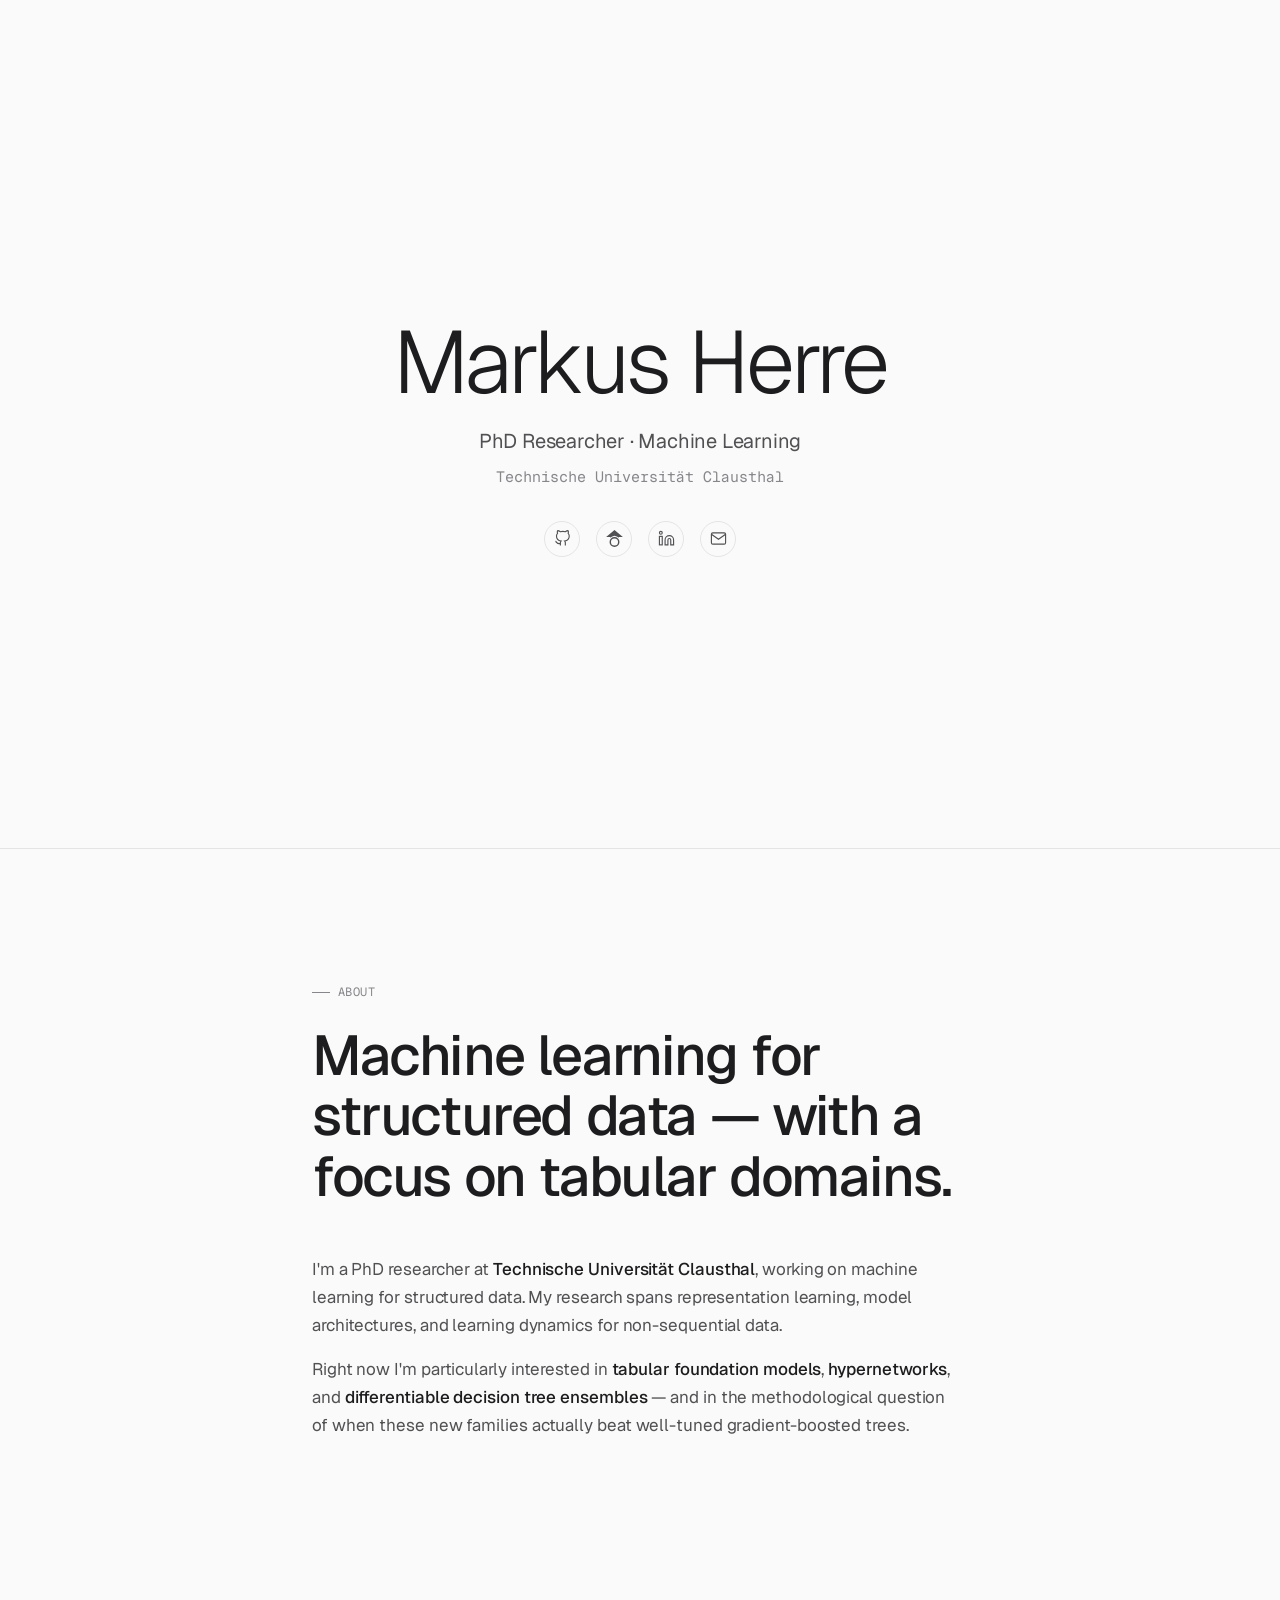
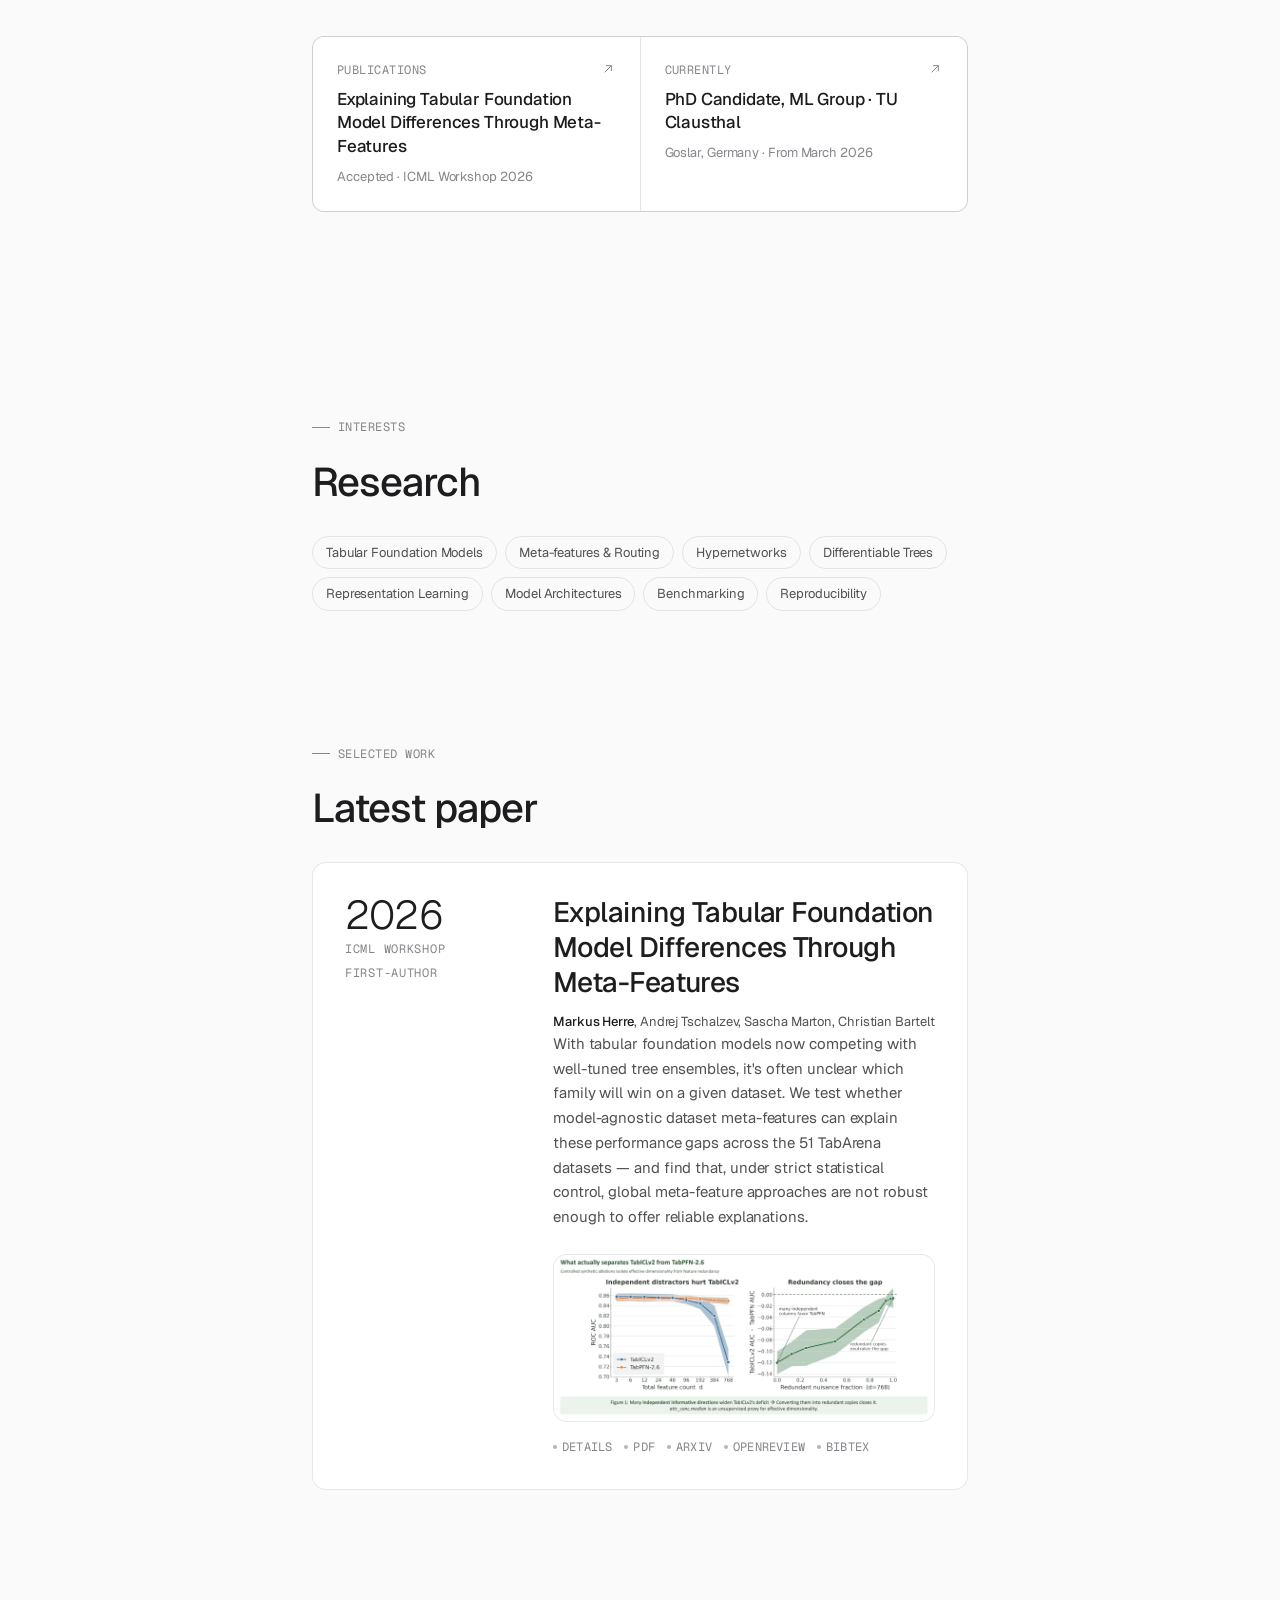
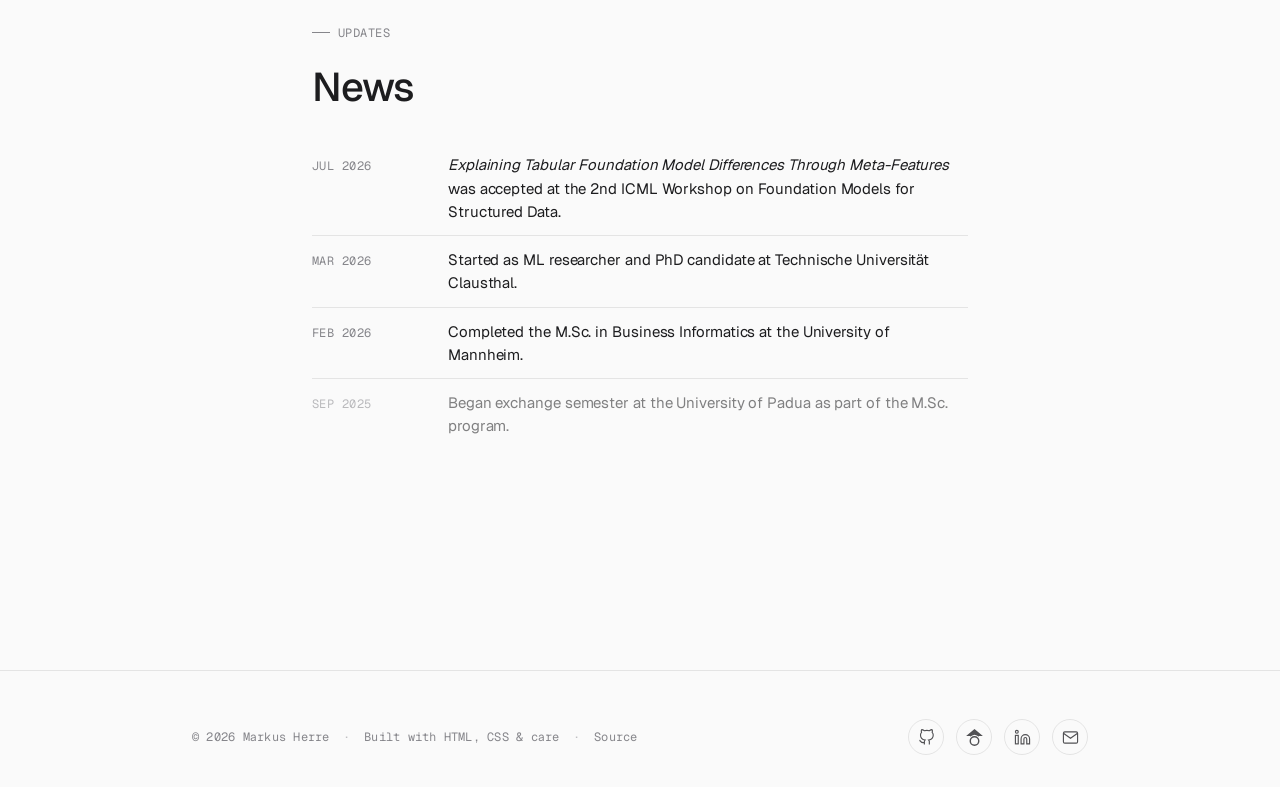
<file: index.html>
<!doctype html>
<html lang="en">
  <head>
    <meta charset="UTF-8" />
    <meta name="viewport" content="width=device-width, initial-scale=1.0" />
    <title>Markus Herre | ML Researcher</title>
    <meta
      name="description"
      content="Markus Herre — PhD researcher in machine learning at TU Clausthal, working on tabular foundation models, representation learning, and structured data."
    />
    <meta name="author" content="Markus Herre" />
    <link rel="canonical" href="https://m-herre.github.io/" />

    <!-- Favicons -->
    <link rel="icon" href="assets/icons/favicon.svg" type="image/svg+xml" />
    <link rel="icon" href="assets/icons/favicon-32.png" sizes="32x32" type="image/png" />
    <link rel="icon" href="assets/icons/favicon-16.png" sizes="16x16" type="image/png" />
    <link rel="apple-touch-icon" href="assets/icons/touch-icon-180.png" />

    <!-- Open Graph -->
    <meta property="og:type" content="website" />
    <meta property="og:site_name" content="Markus Herre" />
    <meta property="og:title" content="Markus Herre | ML Researcher" />
    <meta
      property="og:description"
      content="PhD researcher in machine learning at TU Clausthal, working on tabular foundation models, representation learning, and structured data."
    />
    <meta property="og:url" content="https://m-herre.github.io/" />
    <meta property="og:image" content="https://m-herre.github.io/papers/mfa-workshop-share.png" />
    <meta property="og:image:width" content="1200" />
    <meta property="og:image:height" content="523" />
    <meta
      property="og:image:alt"
      content="Two-panel figure comparing TabICLv2 and TabPFN-2.6 across feature count and redundancy."
    />
    <meta property="og:locale" content="en_US" />

    <!-- Twitter Card -->
    <meta name="twitter:card" content="summary_large_image" />
    <meta name="twitter:title" content="Markus Herre | ML Researcher" />
    <meta
      name="twitter:description"
      content="PhD researcher in machine learning at TU Clausthal, working on tabular foundation models, representation learning, and structured data."
    />
    <meta name="twitter:image" content="https://m-herre.github.io/papers/mfa-workshop-share.png" />
    <meta
      name="twitter:image:alt"
      content="Two-panel figure comparing TabICLv2 and TabPFN-2.6 across feature count and redundancy."
    />

    <!-- Structured data (schema.org) -->
    <script type="application/ld+json">
      {
        "@context": "https://schema.org",
        "@graph": [
          {
            "@type": "Person",
            "@id": "https://m-herre.github.io/#person",
            "name": "Markus Herre",
            "url": "https://m-herre.github.io/",
            "jobTitle": "PhD Researcher in Machine Learning",
            "email": "markus.herre@tu-clausthal.de",
            "affiliation": {
              "@type": "CollegeOrUniversity",
              "name": "Technische Universität Clausthal"
            },
            "knowsAbout": [
              "Tabular Learning",
              "Structured Data",
              "Representation Learning",
              "Model Architectures",
              "Hypernetworks",
              "Differentiable Tree Models",
              "Tabular Foundation Models"
            ],
            "sameAs": [
              "https://orcid.org/0009-0006-8909-1691",
              "https://scholar.google.com/citations?user=tRHay2QAAAAJ",
              "https://arxiv.org/a/herre_m_1",
              "https://openreview.net/profile?id=~Markus_Herre1",
              "https://github.com/m-herre",
              "https://linkedin.com/in/markus-herre",
              "https://www.core-network.ai/#/tuc"
            ]
          },
          {
            "@type": "ScholarlyArticle",
            "name": "Explaining Tabular Foundation Model Differences Through Meta-Features",
            "headline": "Explaining Tabular Foundation Model Differences Through Meta-Features",
            "author": [
              { "@id": "https://m-herre.github.io/#person" },
              { "@type": "Person", "name": "Andrej Tschalzev" },
              { "@type": "Person", "name": "Sascha Marton" },
              { "@type": "Person", "name": "Christian Bartelt" }
            ],
            "datePublished": "2026",
            "url": "https://openreview.net/forum?id=FJSkVoD4k3",
            "sameAs": "https://arxiv.org/abs/2605.28418",
            "isPartOf": {
              "@type": "CreativeWork",
              "name": "2nd ICML Workshop on Foundation Models for Structured Data"
            }
          }
        ]
      }
    </script>

    <!-- Prevent flash of wrong theme / display -->
    <script>
      (function () {
        var t = localStorage.getItem("theme");
        if (t) document.documentElement.setAttribute("data-theme", t);
        else if (window.matchMedia("(prefers-color-scheme: dark)").matches)
          document.documentElement.setAttribute("data-theme", "dark");
        var d = localStorage.getItem("display");
        if (d) document.documentElement.setAttribute("data-display", d);
      })();
    </script>

    <link rel="preconnect" href="https://fonts.googleapis.com" />
    <link rel="preconnect" href="https://fonts.gstatic.com" crossorigin />
    <link
      href="https://fonts.googleapis.com/css2?family=Geist:wght@300;400;500;600&family=Geist+Mono:wght@400;500&display=swap"
      rel="stylesheet"
    />
    <link rel="stylesheet" href="assets/style.css" />
  </head>

  <body>
    <a href="#about" class="skip-link">Skip to content</a>

    <!-- ===== Header ===== -->
    <header class="site-header" id="site-header" role="banner">
      <nav class="nav" aria-label="Main navigation">
        <a href="index.html" class="nav-logo"><span class="dot"></span>Markus Herre</a>
        <button
          class="icon-btn nav-toggle"
          aria-expanded="false"
          aria-controls="nav-menu"
          aria-label="Toggle navigation"
        >
          <svg viewBox="0 0 24 24" fill="none" stroke="currentColor" stroke-width="1.6" aria-hidden="true">
            <line x1="4" y1="7" x2="20" y2="7" />
            <line x1="4" y1="12" x2="20" y2="12" />
            <line x1="4" y1="17" x2="20" y2="17" />
          </svg>
        </button>
        <ul id="nav-menu" class="nav-links" role="list">
          <li><a href="index.html" aria-current="page">Home</a></li>
          <li><a href="publications.html">Publications</a></li>
          <li><a href="cv.html">CV</a></li>
          <li><a href="contact.html">Contact</a></li>
        </ul>
        <div class="nav-actions">
          <button class="icon-btn theme-toggle" aria-label="Toggle dark mode">
            <svg
              class="icon-moon"
              viewBox="0 0 24 24"
              fill="none"
              stroke="currentColor"
              stroke-width="1.6"
              aria-hidden="true"
            >
              <path d="M21 12.79A9 9 0 1 1 11.21 3a7 7 0 0 0 9.79 9.79z" />
            </svg>
            <svg
              class="icon-sun"
              viewBox="0 0 24 24"
              fill="none"
              stroke="currentColor"
              stroke-width="1.6"
              aria-hidden="true"
            >
              <circle cx="12" cy="12" r="4.5" />
              <line x1="12" y1="2" x2="12" y2="4" />
              <line x1="12" y1="20" x2="12" y2="22" />
              <line x1="4.93" y1="4.93" x2="6.34" y2="6.34" />
              <line x1="17.66" y1="17.66" x2="19.07" y2="19.07" />
              <line x1="2" y1="12" x2="4" y2="12" />
              <line x1="20" y1="12" x2="22" y2="12" />
              <line x1="4.93" y1="19.07" x2="6.34" y2="17.66" />
              <line x1="17.66" y1="6.34" x2="19.07" y2="4.93" />
            </svg>
          </button>
        </div>
      </nav>
    </header>

    <main>
      <!-- ===== HERO ===== -->
      <section class="hero" id="hero" data-active="A" aria-label="Introduction">
        <div class="container container--wide">
          <!-- Variant A: Quiet -->
          <div class="hero-variant hero-variant--A">
            <h1 class="hero-name">Markus Herre</h1>
            <p class="hero-role">PhD Researcher · Machine Learning</p>
            <p class="hero-affil">Technische Universität Clausthal</p>
            <div class="hero-links" role="list" aria-label="Social links">
              <a href="https://github.com/m-herre" aria-label="GitHub"
                ><svg viewBox="0 0 24 24" fill="none" stroke="currentColor" stroke-width="1.6">
                  <path
                    d="M9 19c-5 1.5-5-2.5-7-3m14 6v-3.87a3.37 3.37 0 0 0-.94-2.61c3.14-.35 6.44-1.54 6.44-7A5.44 5.44 0 0 0 20 4.77 5.07 5.07 0 0 0 19.91 1S18.73.65 16 2.48a13.38 13.38 0 0 0-7 0C6.27.65 5.09 1 5.09 1A5.07 5.07 0 0 0 5 4.77a5.44 5.44 0 0 0-1.5 3.78c0 5.42 3.3 6.61 6.44 7A3.37 3.37 0 0 0 9 18.13V22"
                  /></svg
              ></a>
              <a href="https://scholar.google.com/citations?user=tRHay2QAAAAJ" aria-label="Google Scholar"
                ><svg viewBox="0 0 24 24" fill="currentColor" stroke="none">
                  <path
                    d="M12 24a7 7 0 1 1 0-14 7 7 0 0 1 0 14zm0-2a5 5 0 1 0 0-10 5 5 0 0 0 0 10zM0.21 10L12 0l11.79 10H18v1.07A8.96 8.96 0 0 0 12 8a8.96 8.96 0 0 0-6 3.07V10H0.21z"
                  /></svg
              ></a>
              <a href="https://linkedin.com/in/markus-herre" aria-label="LinkedIn"
                ><svg viewBox="0 0 24 24" fill="none" stroke="currentColor" stroke-width="1.6">
                  <path d="M16 8a6 6 0 0 1 6 6v7h-4v-7a2 2 0 0 0-4 0v7h-4v-7a6 6 0 0 1 6-6z" />
                  <rect x="2" y="9" width="4" height="12" />
                  <circle cx="4" cy="4" r="2" /></svg
              ></a>
              <a href="mailto:markus.herre@tu-clausthal.de" aria-label="Email"
                ><svg viewBox="0 0 24 24" fill="none" stroke="currentColor" stroke-width="1.6">
                  <rect x="2" y="4" width="20" height="16" rx="2" />
                  <polyline points="22,6 12,13 2,6" /></svg
              ></a>
            </div>
          </div>
        </div>
      </section>

      <hr class="divider" />

      <!-- ===== About ===== -->
      <section id="about" class="section fade-in" aria-label="About">
        <div class="container">
          <p class="eyebrow">About</p>
          <h2 class="section-title section-title--lg">
            Machine learning for structured data — with a focus on tabular domains.
          </h2>
          <div class="prose">
            <p>
              I'm a PhD researcher at <strong>Technische Universität Clausthal</strong>, working on machine learning for
              structured data. My research spans representation learning, model architectures, and learning dynamics for
              non-sequential data.
            </p>
            <p>
              Right now I'm particularly interested in <strong>tabular foundation models</strong>,
              <strong>hypernetworks</strong>, and <strong>differentiable decision tree ensembles</strong> — and in the
              methodological question of when these new families actually beat well-tuned gradient-boosted trees.
            </p>
          </div>
        </div>
      </section>

      <!-- ===== Inline stats ===== -->
      <section class="section--tight fade-in" aria-label="Highlights">
        <div class="container">
          <div class="quick-grid">
            <a class="quick-card" href="publications.html">
              <span class="qc-label">Publications</span>
              <span class="qc-title">Explaining Tabular Foundation Model Differences Through Meta-Features</span>
              <span class="qc-meta">Accepted · ICML Workshop 2026</span>
              <svg class="qc-arrow" viewBox="0 0 24 24" fill="none" stroke="currentColor" stroke-width="1.5">
                <path d="M7 17L17 7M9 7h8v8" />
              </svg>
            </a>
            <a class="quick-card" href="cv.html">
              <span class="qc-label">Currently</span>
              <span class="qc-title">PhD Candidate, ML Group · TU Clausthal</span>
              <span class="qc-meta">Goslar, Germany · From March 2026</span>
              <svg class="qc-arrow" viewBox="0 0 24 24" fill="none" stroke="currentColor" stroke-width="1.5">
                <path d="M7 17L17 7M9 7h8v8" />
              </svg>
            </a>
          </div>
        </div>
      </section>

      <!-- ===== Research interests ===== -->
      <section id="research" class="section fade-in" aria-label="Research interests">
        <div class="container">
          <p class="eyebrow">Interests</p>
          <h2 class="section-title">Research</h2>
          <ul class="tag-row" role="list">
            <li class="tag">Tabular Foundation Models</li>
            <li class="tag">Meta-features &amp; Routing</li>
            <li class="tag">Hypernetworks</li>
            <li class="tag">Differentiable Trees</li>
            <li class="tag">Representation Learning</li>
            <li class="tag">Model Architectures</li>
            <li class="tag">Benchmarking</li>
            <li class="tag">Reproducibility</li>
          </ul>
        </div>
      </section>

      <!-- ===== Featured paper ===== -->
      <section id="paper" class="section fade-in" aria-label="Selected work">
        <div class="container">
          <p class="eyebrow">Selected work</p>
          <h2 class="section-title">Latest paper</h2>

          <article class="feature-pub">
            <div class="fp-stamp">
              <span class="fp-year">2026</span>
              <span>ICML Workshop</span>
              <span>First-author</span>
            </div>
            <div>
              <h3 class="fp-title">Explaining Tabular Foundation Model Differences Through Meta-Features</h3>
              <p class="pub-authors">
                <span class="me">Markus Herre</span>, Andrej Tschalzev, Sascha Marton, Christian Bartelt
              </p>
              <p class="fp-abstract">
                With tabular foundation models now competing with well-tuned tree ensembles, it's often unclear which
                family will win on a given dataset. We test whether model-agnostic dataset meta-features can explain
                these performance gaps across the 51 TabArena datasets — and find that, under strict statistical
                control, global meta-feature approaches are not robust enough to offer reliable explanations.
              </p>
              <figure class="pub-figure">
                <picture>
                  <source srcset="papers/mfa-workshop-figure1.webp" type="image/webp" />
                  <img
                    src="papers/mfa-workshop-figure1.png"
                    width="1600"
                    height="699"
                    loading="lazy"
                    decoding="async"
                    alt="Figure 1: Two panels comparing TabICLv2 and TabPFN-2.6. Left, ROC AUC vs. total feature count d: both models track together until d grows large, where TabICLv2 drops sharply while TabPFN-2.6 stays flat. Right, the TabICLv2-minus-TabPFN AUC gap as a function of redundant nuisance fraction: many independent columns favor TabPFN, but converting them into redundant copies closes the gap toward zero."
                  />
                </picture>
              </figure>
              <div class="pub-actions" style="margin-top: 1rem">
                <a href="publications.html#paper-tabarena">Details</a>
                <a href="papers/mfa_workshop_paper-3.pdf">PDF</a>
                <a href="https://arxiv.org/abs/2605.28418" rel="external">arXiv</a>
                <a href="https://openreview.net/forum?id=FJSkVoD4k3" rel="external">OpenReview</a>
                <button class="pub-bibtex-toggle" aria-expanded="false" aria-controls="bib-home-1">BibTeX</button>
              </div>
              <pre class="pub-bibtex" id="bib-home-1" hidden>
@inproceedings{herre2026explaining,
  title     = {Explaining Tabular Foundation Model Differences Through Meta-Features},
  author    = {Markus Herre and Andrej Tschalzev and Sascha Marton and Christian Bartelt},
  booktitle = {2nd ICML Workshop on Foundation Models for Structured Data},
  year      = {2026},
  url       = {https://openreview.net/forum?id=FJSkVoD4k3}
}</pre
              >
            </div>
          </article>
        </div>
      </section>

      <!-- ===== News ===== -->
      <section id="news" class="section fade-in" aria-label="News and updates">
        <div class="container">
          <p class="eyebrow">Updates</p>
          <h2 class="section-title">News</h2>
          <ul class="news-list" role="list">
            <li class="news-item">
              <time datetime="2026-07-01" class="news-date">Jul 2026</time>
              <p class="news-text">
                <em>Explaining Tabular Foundation Model Differences Through Meta-Features</em> was accepted at the 2nd
                ICML Workshop on Foundation Models for Structured Data.
              </p>
            </li>
            <li class="news-item">
              <time datetime="2026-03-01" class="news-date">Mar 2026</time>
              <p class="news-text">Started as ML researcher and PhD candidate at Technische Universität Clausthal.</p>
            </li>
            <li class="news-item">
              <time datetime="2026-02-01" class="news-date">Feb 2026</time>
              <p class="news-text">Completed the M.Sc. in Business Informatics at the University of Mannheim.</p>
            </li>
            <li class="news-item news-item--faded">
              <time datetime="2025-09-01" class="news-date">Sep 2025</time>
              <p class="news-text">Began exchange semester at the University of Padua as part of the M.Sc. program.</p>
            </li>
          </ul>
        </div>
      </section>
    </main>

    <!-- ===== Footer ===== -->
    <footer class="site-footer" role="contentinfo">
      <div class="container container--wide">
        <p class="footer-meta">
          © 2026 Markus Herre <span class="sep">·</span> Built with HTML, CSS &amp; care <span class="sep">·</span>
          <a href="https://github.com/m-herre/m-herre.github.io" style="color: inherit">Source</a>
        </p>
        <div class="footer-links" aria-label="Social links">
          <a href="https://github.com/m-herre" aria-label="GitHub"
            ><svg viewBox="0 0 24 24" fill="none" stroke="currentColor" stroke-width="1.6">
              <path
                d="M9 19c-5 1.5-5-2.5-7-3m14 6v-3.87a3.37 3.37 0 0 0-.94-2.61c3.14-.35 6.44-1.54 6.44-7A5.44 5.44 0 0 0 20 4.77 5.07 5.07 0 0 0 19.91 1S18.73.65 16 2.48a13.38 13.38 0 0 0-7 0C6.27.65 5.09 1 5.09 1A5.07 5.07 0 0 0 5 4.77a5.44 5.44 0 0 0-1.5 3.78c0 5.42 3.3 6.61 6.44 7A3.37 3.37 0 0 0 9 18.13V22"
              /></svg
          ></a>
          <a href="https://scholar.google.com/citations?user=tRHay2QAAAAJ" aria-label="Google Scholar"
            ><svg viewBox="0 0 24 24" fill="currentColor" stroke="none">
              <path
                d="M12 24a7 7 0 1 1 0-14 7 7 0 0 1 0 14zm0-2a5 5 0 1 0 0-10 5 5 0 0 0 0 10zM0.21 10L12 0l11.79 10H18v1.07A8.96 8.96 0 0 0 12 8a8.96 8.96 0 0 0-6 3.07V10H0.21z"
              /></svg
          ></a>
          <a href="https://linkedin.com/in/markus-herre" aria-label="LinkedIn"
            ><svg viewBox="0 0 24 24" fill="none" stroke="currentColor" stroke-width="1.6">
              <path d="M16 8a6 6 0 0 1 6 6v7h-4v-7a2 2 0 0 0-4 0v7h-4v-7a6 6 0 0 1 6-6z" />
              <rect x="2" y="9" width="4" height="12" />
              <circle cx="4" cy="4" r="2" /></svg
          ></a>
          <a href="mailto:markus.herre@tu-clausthal.de" aria-label="Email"
            ><svg viewBox="0 0 24 24" fill="none" stroke="currentColor" stroke-width="1.6">
              <rect x="2" y="4" width="20" height="16" rx="2" />
              <polyline points="22,6 12,13 2,6" /></svg
          ></a>
        </div>
      </div>
    </footer>

    <script src="assets/main.js"></script>
  </body>
</html>
</file>
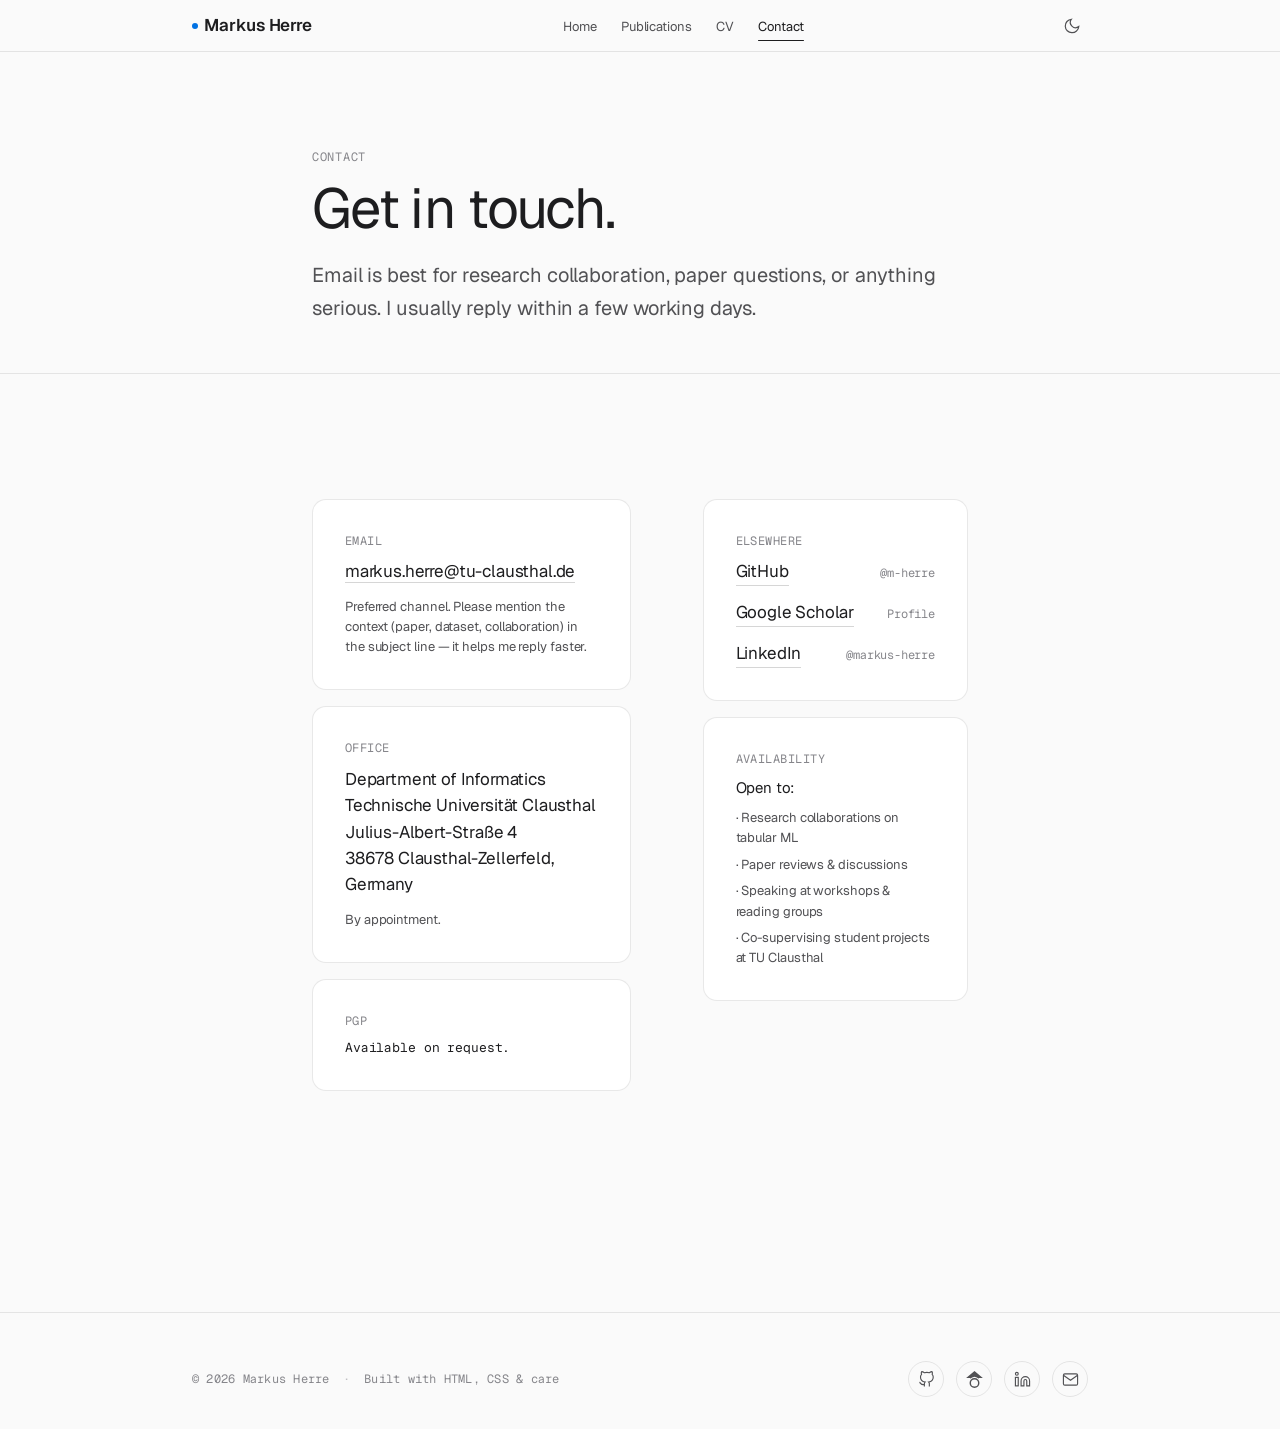
<file: contact.html>
<!doctype html>
<html lang="en">
  <head>
    <meta charset="UTF-8" />
    <meta name="viewport" content="width=device-width, initial-scale=1.0" />
    <title>Contact — Markus Herre</title>
    <meta name="description" content="Get in touch with Markus Herre — email, social, and office." />
    <link rel="canonical" href="https://m-herre.github.io/contact.html" />

    <!-- Favicons -->
    <link rel="icon" href="assets/icons/favicon.svg" type="image/svg+xml" />
    <link rel="icon" href="assets/icons/favicon-32.png" sizes="32x32" type="image/png" />
    <link rel="icon" href="assets/icons/favicon-16.png" sizes="16x16" type="image/png" />
    <link rel="apple-touch-icon" href="assets/icons/touch-icon-180.png" />

    <!-- Open Graph -->
    <meta property="og:type" content="website" />
    <meta property="og:site_name" content="Markus Herre" />
    <meta property="og:title" content="Contact — Markus Herre" />
    <meta property="og:description" content="Get in touch with Markus Herre — email, social, and office." />
    <meta property="og:url" content="https://m-herre.github.io/contact.html" />
    <meta property="og:image" content="https://m-herre.github.io/papers/mfa-workshop-share.png" />
    <meta property="og:locale" content="en_US" />

    <!-- Twitter Card -->
    <meta name="twitter:card" content="summary_large_image" />
    <meta name="twitter:title" content="Contact — Markus Herre" />
    <meta name="twitter:description" content="Get in touch with Markus Herre — email, social, and office." />
    <meta name="twitter:image" content="https://m-herre.github.io/papers/mfa-workshop-share.png" />

    <script>
      (function () {
        var t = localStorage.getItem("theme");
        if (t) document.documentElement.setAttribute("data-theme", t);
        else if (window.matchMedia("(prefers-color-scheme: dark)").matches)
          document.documentElement.setAttribute("data-theme", "dark");
        var d = localStorage.getItem("display");
        if (d) document.documentElement.setAttribute("data-display", d);
      })();
    </script>

    <link rel="preconnect" href="https://fonts.googleapis.com" />
    <link rel="preconnect" href="https://fonts.gstatic.com" crossorigin />
    <link
      href="https://fonts.googleapis.com/css2?family=Geist:wght@300;400;500;600&family=Geist+Mono:wght@400;500&display=swap"
      rel="stylesheet"
    />
    <link rel="stylesheet" href="assets/style.css" />
  </head>

  <body>
    <a href="#main" class="skip-link">Skip to content</a>

    <header class="site-header always-pinned" id="site-header" role="banner">
      <nav class="nav" aria-label="Main navigation">
        <a href="index.html" class="nav-logo"><span class="dot"></span>Markus Herre</a>
        <button
          class="icon-btn nav-toggle"
          aria-expanded="false"
          aria-controls="nav-menu"
          aria-label="Toggle navigation"
        >
          <svg viewBox="0 0 24 24" fill="none" stroke="currentColor" stroke-width="1.6" aria-hidden="true">
            <line x1="4" y1="7" x2="20" y2="7" />
            <line x1="4" y1="12" x2="20" y2="12" />
            <line x1="4" y1="17" x2="20" y2="17" />
          </svg>
        </button>
        <ul id="nav-menu" class="nav-links" role="list">
          <li><a href="index.html">Home</a></li>
          <li><a href="publications.html">Publications</a></li>
          <li><a href="cv.html">CV</a></li>
          <li><a href="contact.html" aria-current="page">Contact</a></li>
        </ul>
        <div class="nav-actions">
          <button class="icon-btn theme-toggle" aria-label="Toggle dark mode">
            <svg class="icon-moon" viewBox="0 0 24 24" fill="none" stroke="currentColor" stroke-width="1.6">
              <path d="M21 12.79A9 9 0 1 1 11.21 3a7 7 0 0 0 9.79 9.79z" />
            </svg>
            <svg class="icon-sun" viewBox="0 0 24 24" fill="none" stroke="currentColor" stroke-width="1.6">
              <circle cx="12" cy="12" r="4.5" />
              <line x1="12" y1="2" x2="12" y2="4" />
              <line x1="12" y1="20" x2="12" y2="22" />
              <line x1="4.93" y1="4.93" x2="6.34" y2="6.34" />
              <line x1="17.66" y1="17.66" x2="19.07" y2="19.07" />
              <line x1="2" y1="12" x2="4" y2="12" />
              <line x1="20" y1="12" x2="22" y2="12" />
              <line x1="4.93" y1="19.07" x2="6.34" y2="17.66" />
              <line x1="17.66" y1="6.34" x2="19.07" y2="4.93" />
            </svg>
          </button>
        </div>
      </nav>
    </header>

    <header class="page-header" aria-label="Page header">
      <div class="container">
        <p class="page-eyebrow">Contact</p>
        <h1 class="page-title">Get in touch.</h1>
        <p class="page-lede">
          Email is best for research collaboration, paper questions, or anything serious. I usually reply within a few
          working days.
        </p>
      </div>
    </header>

    <main id="main">
      <section class="section">
        <div class="container">
          <div class="contact-grid">
            <div>
              <div class="contact-card fade-in">
                <p class="cc-label">Email</p>
                <p class="cc-value">
                  <a href="mailto:markus.herre@tu-clausthal.de">markus.herre@tu-clausthal.de</a>
                </p>
                <p class="cc-note">
                  Preferred channel. Please mention the context (paper, dataset, collaboration) in the subject line — it
                  helps me reply faster.
                </p>
              </div>

              <div class="contact-card fade-in">
                <p class="cc-label">Office</p>
                <p class="cc-value">
                  Department of Informatics<br />Technische Universität Clausthal<br />Julius-Albert-Straße 4<br />38678
                  Clausthal-Zellerfeld, Germany
                </p>
                <p class="cc-note">By appointment.</p>
              </div>

              <div class="contact-card fade-in">
                <p class="cc-label">PGP</p>
                <p class="cc-value" style="font-family: var(--font-mono); font-size: var(--t-sm)">
                  Available on request.
                </p>
              </div>
            </div>

            <div>
              <div class="contact-card fade-in">
                <p class="cc-label">Elsewhere</p>
                <ul role="list" style="display: grid; gap: 0.85rem; margin-top: 0.4rem">
                  <li
                    class="cc-value"
                    style="display: flex; justify-content: space-between; align-items: baseline; gap: 1rem"
                  >
                    <a href="https://github.com/m-herre">GitHub</a>
                    <span style="font-family: var(--font-mono); font-size: var(--t-xs); color: var(--text-3)"
                      >@m-herre</span
                    >
                  </li>
                  <li
                    class="cc-value"
                    style="display: flex; justify-content: space-between; align-items: baseline; gap: 1rem"
                  >
                    <a href="https://scholar.google.com/citations?user=tRHay2QAAAAJ">Google Scholar</a>
                    <span style="font-family: var(--font-mono); font-size: var(--t-xs); color: var(--text-3)"
                      >Profile</span
                    >
                  </li>
                  <li
                    class="cc-value"
                    style="display: flex; justify-content: space-between; align-items: baseline; gap: 1rem"
                  >
                    <a href="https://linkedin.com/in/markus-herre">LinkedIn</a>
                    <span style="font-family: var(--font-mono); font-size: var(--t-xs); color: var(--text-3)"
                      >@markus-herre</span
                    >
                  </li>
                </ul>
              </div>

              <div class="contact-card fade-in">
                <p class="cc-label">Availability</p>
                <p class="cc-value" style="font-size: var(--t-base); line-height: 1.6">Open to:</p>
                <ul
                  role="list"
                  style="display: grid; gap: 0.4rem; margin-top: 0.5rem; font-size: var(--t-sm); color: var(--text-2)"
                >
                  <li>· Research collaborations on tabular ML</li>
                  <li>· Paper reviews &amp; discussions</li>
                  <li>· Speaking at workshops &amp; reading groups</li>
                  <li>· Co-supervising student projects at TU Clausthal</li>
                </ul>
              </div>
            </div>
          </div>
        </div>
      </section>
    </main>

    <footer class="site-footer" role="contentinfo">
      <div class="container container--wide">
        <p class="footer-meta">© 2026 Markus Herre <span class="sep">·</span> Built with HTML, CSS &amp; care</p>
        <div class="footer-links" aria-label="Social links">
          <a href="https://github.com/m-herre" aria-label="GitHub"
            ><svg viewBox="0 0 24 24" fill="none" stroke="currentColor" stroke-width="1.6">
              <path
                d="M9 19c-5 1.5-5-2.5-7-3m14 6v-3.87a3.37 3.37 0 0 0-.94-2.61c3.14-.35 6.44-1.54 6.44-7A5.44 5.44 0 0 0 20 4.77 5.07 5.07 0 0 0 19.91 1S18.73.65 16 2.48a13.38 13.38 0 0 0-7 0C6.27.65 5.09 1 5.09 1A5.07 5.07 0 0 0 5 4.77a5.44 5.44 0 0 0-1.5 3.78c0 5.42 3.3 6.61 6.44 7A3.37 3.37 0 0 0 9 18.13V22"
              /></svg
          ></a>
          <a href="https://scholar.google.com/citations?user=tRHay2QAAAAJ" aria-label="Google Scholar"
            ><svg viewBox="0 0 24 24" fill="currentColor" stroke="none">
              <path
                d="M12 24a7 7 0 1 1 0-14 7 7 0 0 1 0 14zm0-2a5 5 0 1 0 0-10 5 5 0 0 0 0 10zM0.21 10L12 0l11.79 10H18v1.07A8.96 8.96 0 0 0 12 8a8.96 8.96 0 0 0-6 3.07V10H0.21z"
              /></svg
          ></a>
          <a href="https://linkedin.com/in/markus-herre" aria-label="LinkedIn"
            ><svg viewBox="0 0 24 24" fill="none" stroke="currentColor" stroke-width="1.6">
              <path d="M16 8a6 6 0 0 1 6 6v7h-4v-7a2 2 0 0 0-4 0v7h-4v-7a6 6 0 0 1 6-6z" />
              <rect x="2" y="9" width="4" height="12" />
              <circle cx="4" cy="4" r="2" /></svg
          ></a>
          <a href="mailto:markus.herre@tu-clausthal.de" aria-label="Email"
            ><svg viewBox="0 0 24 24" fill="none" stroke="currentColor" stroke-width="1.6">
              <rect x="2" y="4" width="20" height="16" rx="2" />
              <polyline points="22,6 12,13 2,6" /></svg
          ></a>
        </div>
      </div>
    </footer>

    <script src="assets/main.js"></script>
  </body>
</html>
</file>
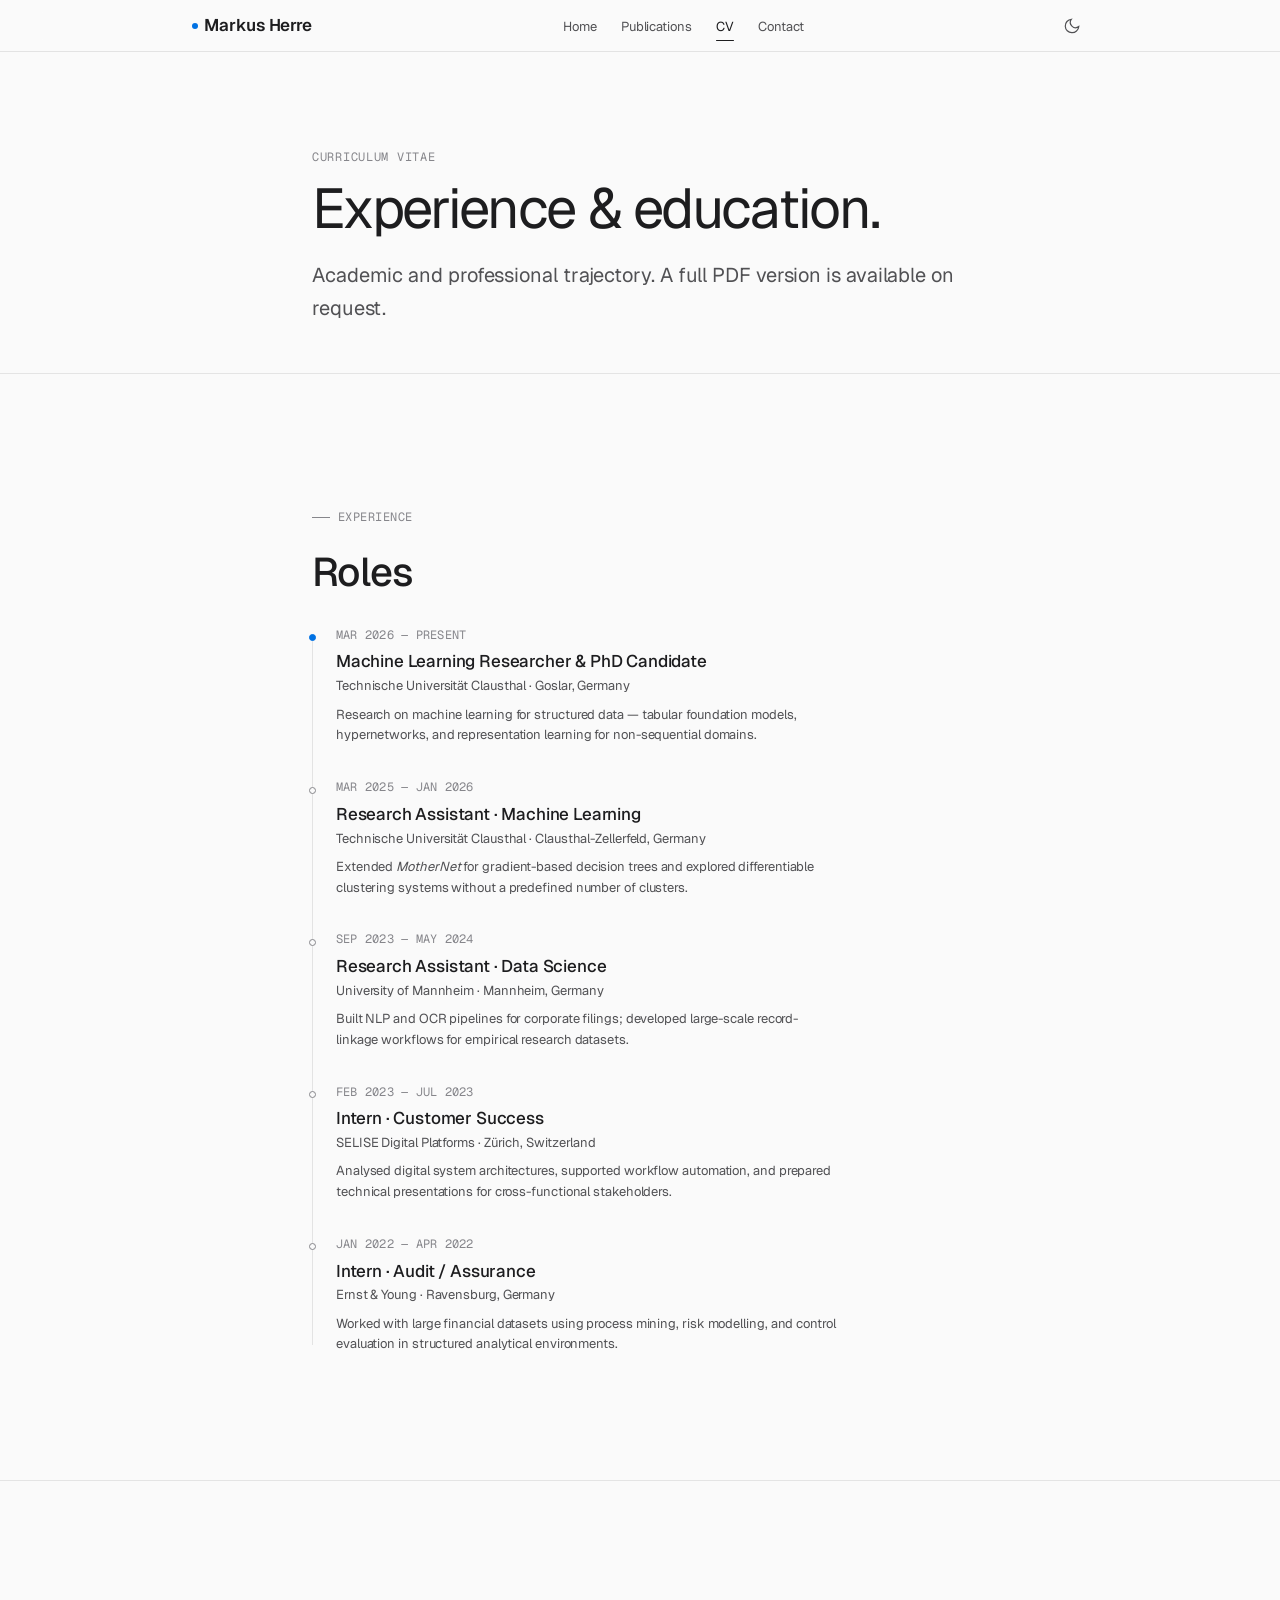
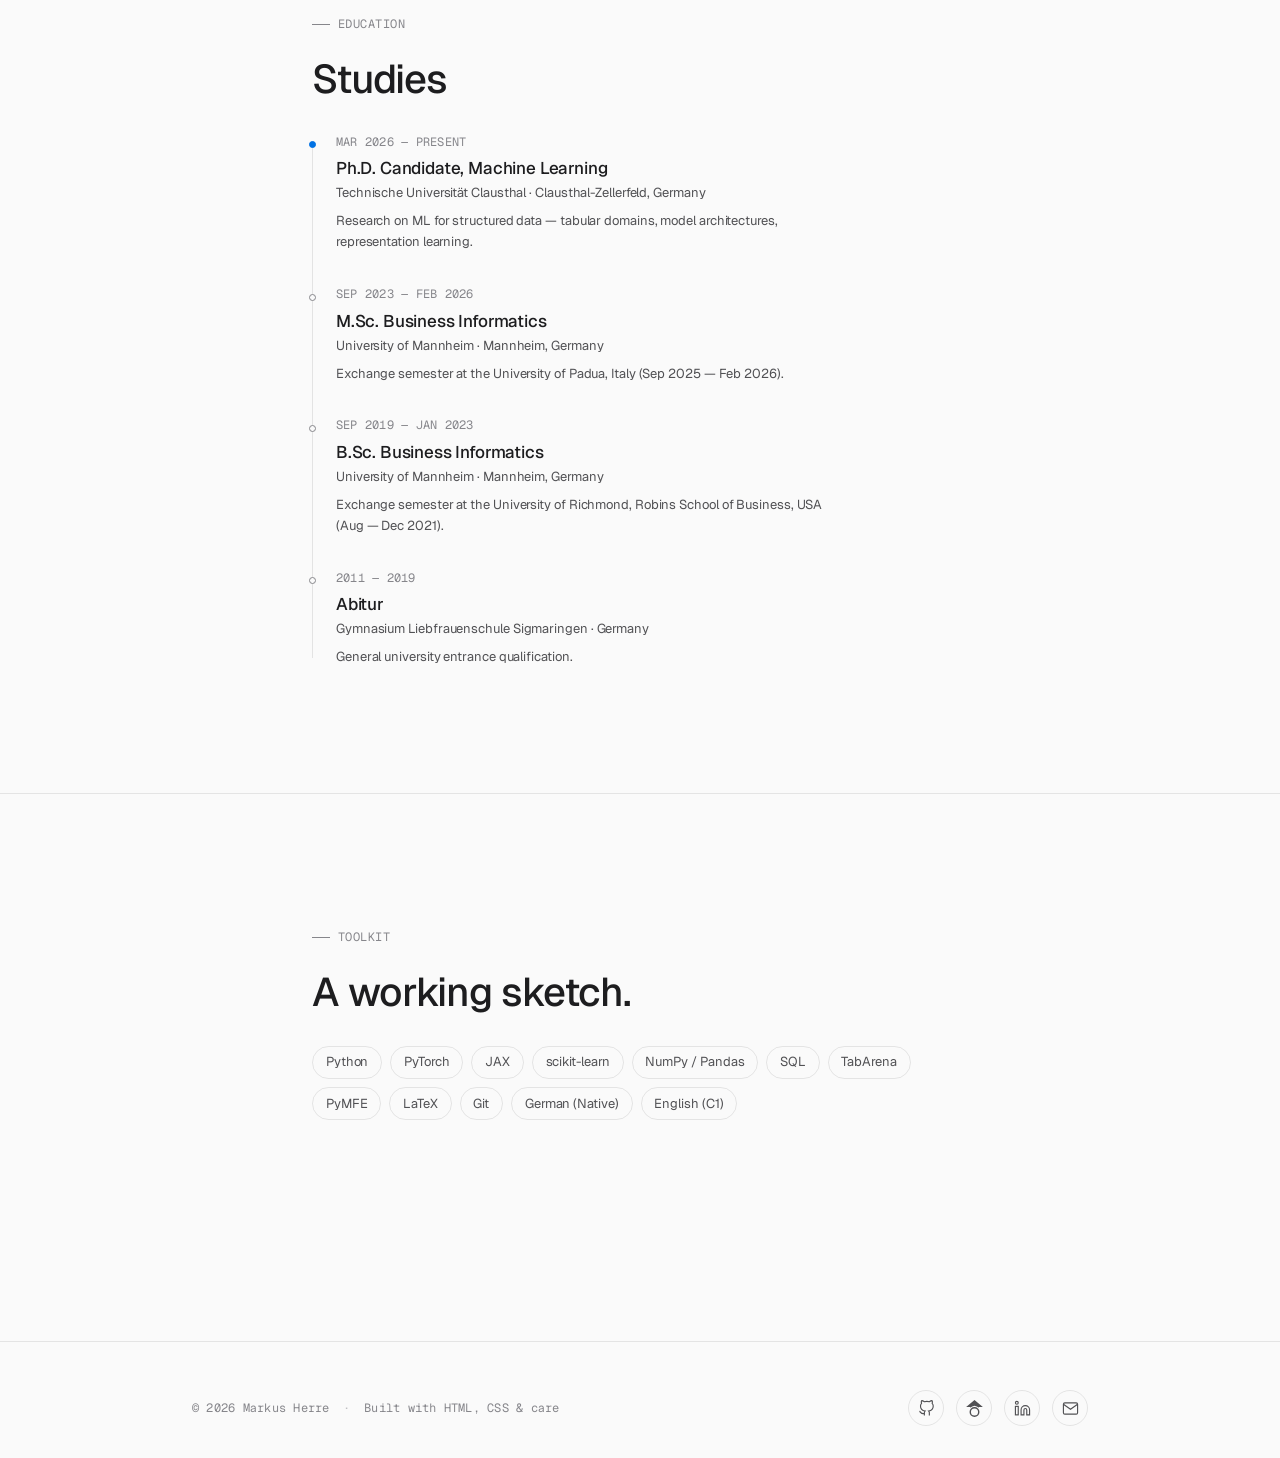
<file: cv.html>
<!doctype html>
<html lang="en">
  <head>
    <meta charset="UTF-8" />
    <meta name="viewport" content="width=device-width, initial-scale=1.0" />
    <title>CV — Markus Herre</title>
    <meta name="description" content="CV of Markus Herre — experience, education, and academic timeline." />
    <link rel="canonical" href="https://m-herre.github.io/cv.html" />

    <!-- Favicons -->
    <link rel="icon" href="assets/icons/favicon.svg" type="image/svg+xml" />
    <link rel="icon" href="assets/icons/favicon-32.png" sizes="32x32" type="image/png" />
    <link rel="icon" href="assets/icons/favicon-16.png" sizes="16x16" type="image/png" />
    <link rel="apple-touch-icon" href="assets/icons/touch-icon-180.png" />

    <!-- Open Graph -->
    <meta property="og:type" content="profile" />
    <meta property="og:site_name" content="Markus Herre" />
    <meta property="og:title" content="CV — Markus Herre" />
    <meta property="og:description" content="CV of Markus Herre — experience, education, and academic timeline." />
    <meta property="og:url" content="https://m-herre.github.io/cv.html" />
    <meta property="og:image" content="https://m-herre.github.io/papers/mfa-workshop-share.png" />
    <meta property="og:locale" content="en_US" />
    <meta property="profile:first_name" content="Markus" />
    <meta property="profile:last_name" content="Herre" />

    <!-- Twitter Card -->
    <meta name="twitter:card" content="summary_large_image" />
    <meta name="twitter:title" content="CV — Markus Herre" />
    <meta name="twitter:description" content="CV of Markus Herre — experience, education, and academic timeline." />
    <meta name="twitter:image" content="https://m-herre.github.io/papers/mfa-workshop-share.png" />

    <script>
      (function () {
        var t = localStorage.getItem("theme");
        if (t) document.documentElement.setAttribute("data-theme", t);
        else if (window.matchMedia("(prefers-color-scheme: dark)").matches)
          document.documentElement.setAttribute("data-theme", "dark");
        var d = localStorage.getItem("display");
        if (d) document.documentElement.setAttribute("data-display", d);
      })();
    </script>

    <link rel="preconnect" href="https://fonts.googleapis.com" />
    <link rel="preconnect" href="https://fonts.gstatic.com" crossorigin />
    <link
      href="https://fonts.googleapis.com/css2?family=Geist:wght@300;400;500;600&family=Geist+Mono:wght@400;500&display=swap"
      rel="stylesheet"
    />
    <link rel="stylesheet" href="assets/style.css" />
  </head>

  <body>
    <a href="#main" class="skip-link">Skip to content</a>

    <header class="site-header always-pinned" id="site-header" role="banner">
      <nav class="nav" aria-label="Main navigation">
        <a href="index.html" class="nav-logo"><span class="dot"></span>Markus Herre</a>
        <button
          class="icon-btn nav-toggle"
          aria-expanded="false"
          aria-controls="nav-menu"
          aria-label="Toggle navigation"
        >
          <svg viewBox="0 0 24 24" fill="none" stroke="currentColor" stroke-width="1.6" aria-hidden="true">
            <line x1="4" y1="7" x2="20" y2="7" />
            <line x1="4" y1="12" x2="20" y2="12" />
            <line x1="4" y1="17" x2="20" y2="17" />
          </svg>
        </button>
        <ul id="nav-menu" class="nav-links" role="list">
          <li><a href="index.html">Home</a></li>
          <li><a href="publications.html">Publications</a></li>
          <li><a href="cv.html" aria-current="page">CV</a></li>
          <li><a href="contact.html">Contact</a></li>
        </ul>
        <div class="nav-actions">
          <button class="icon-btn theme-toggle" aria-label="Toggle dark mode">
            <svg class="icon-moon" viewBox="0 0 24 24" fill="none" stroke="currentColor" stroke-width="1.6">
              <path d="M21 12.79A9 9 0 1 1 11.21 3a7 7 0 0 0 9.79 9.79z" />
            </svg>
            <svg class="icon-sun" viewBox="0 0 24 24" fill="none" stroke="currentColor" stroke-width="1.6">
              <circle cx="12" cy="12" r="4.5" />
              <line x1="12" y1="2" x2="12" y2="4" />
              <line x1="12" y1="20" x2="12" y2="22" />
              <line x1="4.93" y1="4.93" x2="6.34" y2="6.34" />
              <line x1="17.66" y1="17.66" x2="19.07" y2="19.07" />
              <line x1="2" y1="12" x2="4" y2="12" />
              <line x1="20" y1="12" x2="22" y2="12" />
              <line x1="4.93" y1="19.07" x2="6.34" y2="17.66" />
              <line x1="17.66" y1="6.34" x2="19.07" y2="4.93" />
            </svg>
          </button>
        </div>
      </nav>
    </header>

    <header class="page-header" aria-label="Page header">
      <div class="container">
        <p class="page-eyebrow">Curriculum Vitae</p>
        <h1 class="page-title">Experience &amp; education.</h1>
        <p class="page-lede">Academic and professional trajectory. A full PDF version is available on request.</p>
      </div>
    </header>

    <main id="main">
      <!-- Experience -->
      <section class="section">
        <div class="container">
          <p class="eyebrow">Experience</p>
          <h2 class="section-title">Roles</h2>
          <ol class="timeline" role="list">
            <li class="timeline-item timeline-item--current">
              <span class="timeline-date">Mar 2026 — Present</span>
              <h3 class="timeline-role">Machine Learning Researcher &amp; PhD Candidate</h3>
              <p class="timeline-org">Technische Universität Clausthal · Goslar, Germany</p>
              <p class="timeline-desc">
                Research on machine learning for structured data — tabular foundation models, hypernetworks, and
                representation learning for non-sequential domains.
              </p>
            </li>
            <li class="timeline-item">
              <span class="timeline-date">Mar 2025 — Jan 2026</span>
              <h3 class="timeline-role">Research Assistant · Machine Learning</h3>
              <p class="timeline-org">Technische Universität Clausthal · Clausthal-Zellerfeld, Germany</p>
              <p class="timeline-desc">
                Extended <em>MotherNet</em> for gradient-based decision trees and explored differentiable clustering
                systems without a predefined number of clusters.
              </p>
            </li>
            <li class="timeline-item">
              <span class="timeline-date">Sep 2023 — May 2024</span>
              <h3 class="timeline-role">Research Assistant · Data Science</h3>
              <p class="timeline-org">University of Mannheim · Mannheim, Germany</p>
              <p class="timeline-desc">
                Built NLP and OCR pipelines for corporate filings; developed large-scale record-linkage workflows for
                empirical research datasets.
              </p>
            </li>
            <li class="timeline-item">
              <span class="timeline-date">Feb 2023 — Jul 2023</span>
              <h3 class="timeline-role">Intern · Customer Success</h3>
              <p class="timeline-org">SELISE Digital Platforms · Zürich, Switzerland</p>
              <p class="timeline-desc">
                Analysed digital system architectures, supported workflow automation, and prepared technical
                presentations for cross-functional stakeholders.
              </p>
            </li>
            <li class="timeline-item">
              <span class="timeline-date">Jan 2022 — Apr 2022</span>
              <h3 class="timeline-role">Intern · Audit / Assurance</h3>
              <p class="timeline-org">Ernst &amp; Young · Ravensburg, Germany</p>
              <p class="timeline-desc">
                Worked with large financial datasets using process mining, risk modelling, and control evaluation in
                structured analytical environments.
              </p>
            </li>
          </ol>
        </div>
      </section>

      <hr class="divider" />

      <!-- Education -->
      <section class="section">
        <div class="container">
          <p class="eyebrow">Education</p>
          <h2 class="section-title">Studies</h2>
          <ol class="timeline" role="list">
            <li class="timeline-item timeline-item--current">
              <span class="timeline-date">Mar 2026 — Present</span>
              <h3 class="timeline-role">Ph.D. Candidate, Machine Learning</h3>
              <p class="timeline-org">Technische Universität Clausthal · Clausthal-Zellerfeld, Germany</p>
              <p class="timeline-desc">
                Research on ML for structured data — tabular domains, model architectures, representation learning.
              </p>
            </li>
            <li class="timeline-item">
              <span class="timeline-date">Sep 2023 — Feb 2026</span>
              <h3 class="timeline-role">M.Sc. Business Informatics</h3>
              <p class="timeline-org">University of Mannheim · Mannheim, Germany</p>
              <p class="timeline-desc">Exchange semester at the University of Padua, Italy (Sep 2025 — Feb 2026).</p>
            </li>
            <li class="timeline-item">
              <span class="timeline-date">Sep 2019 — Jan 2023</span>
              <h3 class="timeline-role">B.Sc. Business Informatics</h3>
              <p class="timeline-org">University of Mannheim · Mannheim, Germany</p>
              <p class="timeline-desc">
                Exchange semester at the University of Richmond, Robins School of Business, USA (Aug — Dec 2021).
              </p>
            </li>
            <li class="timeline-item">
              <span class="timeline-date">2011 — 2019</span>
              <h3 class="timeline-role">Abitur</h3>
              <p class="timeline-org">Gymnasium Liebfrauenschule Sigmaringen · Germany</p>
              <p class="timeline-desc">General university entrance qualification.</p>
            </li>
          </ol>
        </div>
      </section>

      <hr class="divider" />

      <!-- Skills snapshot -->
      <section class="section">
        <div class="container">
          <p class="eyebrow">Toolkit</p>
          <h2 class="section-title">A working sketch.</h2>
          <ul class="tag-row" role="list">
            <li class="tag">Python</li>
            <li class="tag">PyTorch</li>
            <li class="tag">JAX</li>
            <li class="tag">scikit-learn</li>
            <li class="tag">NumPy / Pandas</li>
            <li class="tag">SQL</li>
            <li class="tag">TabArena</li>
            <li class="tag">PyMFE</li>
            <li class="tag">LaTeX</li>
            <li class="tag">Git</li>
            <li class="tag">German (Native)</li>
            <li class="tag">English (C1)</li>
          </ul>
        </div>
      </section>
    </main>

    <footer class="site-footer" role="contentinfo">
      <div class="container container--wide">
        <p class="footer-meta">© 2026 Markus Herre <span class="sep">·</span> Built with HTML, CSS &amp; care</p>
        <div class="footer-links" aria-label="Social links">
          <a href="https://github.com/m-herre" aria-label="GitHub"
            ><svg viewBox="0 0 24 24" fill="none" stroke="currentColor" stroke-width="1.6">
              <path
                d="M9 19c-5 1.5-5-2.5-7-3m14 6v-3.87a3.37 3.37 0 0 0-.94-2.61c3.14-.35 6.44-1.54 6.44-7A5.44 5.44 0 0 0 20 4.77 5.07 5.07 0 0 0 19.91 1S18.73.65 16 2.48a13.38 13.38 0 0 0-7 0C6.27.65 5.09 1 5.09 1A5.07 5.07 0 0 0 5 4.77a5.44 5.44 0 0 0-1.5 3.78c0 5.42 3.3 6.61 6.44 7A3.37 3.37 0 0 0 9 18.13V22"
              /></svg
          ></a>
          <a href="https://scholar.google.com/citations?user=tRHay2QAAAAJ" aria-label="Google Scholar"
            ><svg viewBox="0 0 24 24" fill="currentColor" stroke="none">
              <path
                d="M12 24a7 7 0 1 1 0-14 7 7 0 0 1 0 14zm0-2a5 5 0 1 0 0-10 5 5 0 0 0 0 10zM0.21 10L12 0l11.79 10H18v1.07A8.96 8.96 0 0 0 12 8a8.96 8.96 0 0 0-6 3.07V10H0.21z"
              /></svg
          ></a>
          <a href="https://linkedin.com/in/markus-herre" aria-label="LinkedIn"
            ><svg viewBox="0 0 24 24" fill="none" stroke="currentColor" stroke-width="1.6">
              <path d="M16 8a6 6 0 0 1 6 6v7h-4v-7a2 2 0 0 0-4 0v7h-4v-7a6 6 0 0 1 6-6z" />
              <rect x="2" y="9" width="4" height="12" />
              <circle cx="4" cy="4" r="2" /></svg
          ></a>
          <a href="mailto:markus.herre@tu-clausthal.de" aria-label="Email"
            ><svg viewBox="0 0 24 24" fill="none" stroke="currentColor" stroke-width="1.6">
              <rect x="2" y="4" width="20" height="16" rx="2" />
              <polyline points="22,6 12,13 2,6" /></svg
          ></a>
        </div>
      </div>
    </footer>

    <script src="assets/main.js"></script>
  </body>
</html>
</file>
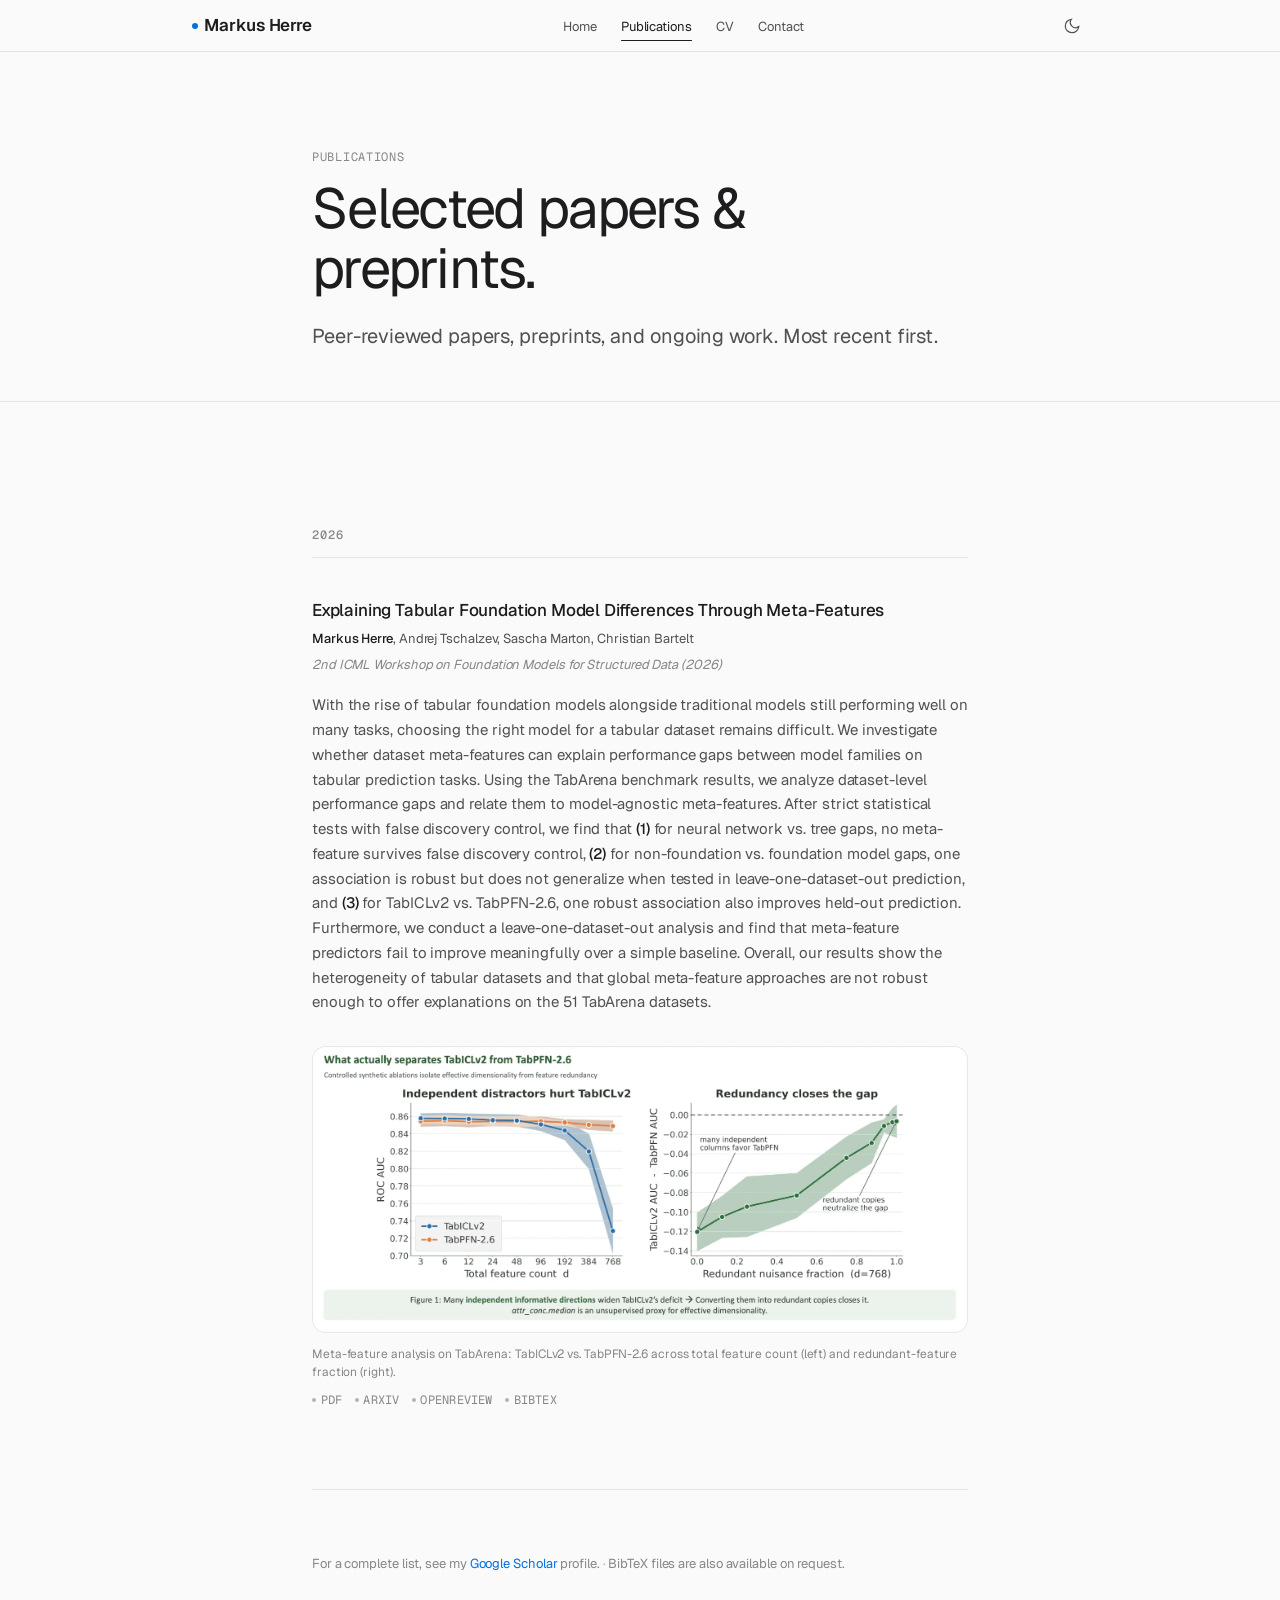
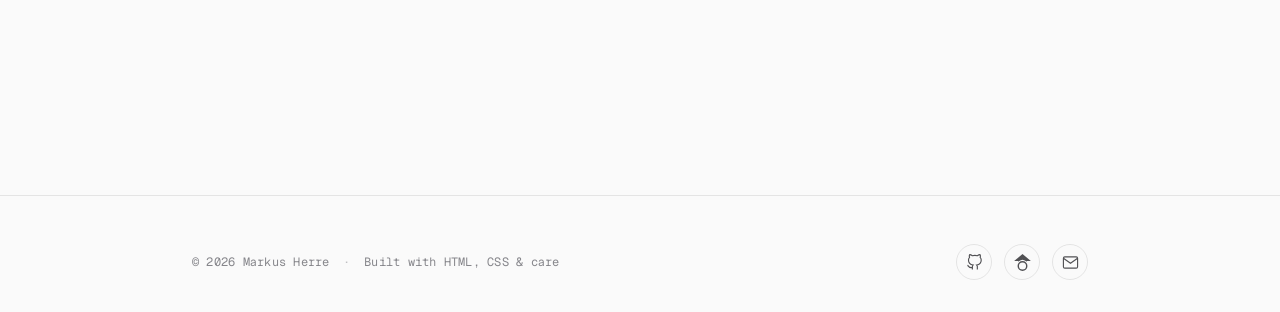
<file: publications.html>
<!doctype html>
<html lang="en">
  <head>
    <meta charset="UTF-8" />
    <meta name="viewport" content="width=device-width, initial-scale=1.0" />
    <title>Publications — Markus Herre</title>
    <meta
      name="description"
      content="Publications by Markus Herre — ML research on tabular foundation models, meta-features, and benchmarking."
    />
    <link rel="canonical" href="https://m-herre.github.io/publications.html" />

    <!-- Favicons -->
    <link rel="icon" href="assets/icons/favicon.svg" type="image/svg+xml" />
    <link rel="icon" href="assets/icons/favicon-32.png" sizes="32x32" type="image/png" />
    <link rel="icon" href="assets/icons/favicon-16.png" sizes="16x16" type="image/png" />
    <link rel="apple-touch-icon" href="assets/icons/touch-icon-180.png" />

    <!-- Open Graph -->
    <meta property="og:type" content="website" />
    <meta property="og:site_name" content="Markus Herre" />
    <meta property="og:title" content="Publications — Markus Herre" />
    <meta
      property="og:description"
      content="Publications by Markus Herre — ML research on tabular foundation models, meta-features, and benchmarking."
    />
    <meta property="og:url" content="https://m-herre.github.io/publications.html" />
    <meta property="og:image" content="https://m-herre.github.io/papers/mfa-workshop-share.png" />
    <meta property="og:locale" content="en_US" />

    <!-- Twitter Card -->
    <meta name="twitter:card" content="summary_large_image" />
    <meta name="twitter:title" content="Publications — Markus Herre" />
    <meta
      name="twitter:description"
      content="Publications by Markus Herre — ML research on tabular foundation models, meta-features, and benchmarking."
    />
    <meta name="twitter:image" content="https://m-herre.github.io/papers/mfa-workshop-share.png" />

    <!-- Structured data (schema.org) -->
    <script type="application/ld+json">
      {
        "@context": "https://schema.org",
        "@type": "CollectionPage",
        "@id": "https://m-herre.github.io/publications.html",
        "url": "https://m-herre.github.io/publications.html",
        "name": "Publications — Markus Herre",
        "about": { "@id": "https://m-herre.github.io/#person" },
        "mainEntity": [
          {
            "@type": "ScholarlyArticle",
            "name": "Explaining Tabular Foundation Model Differences Through Meta-Features",
            "headline": "Explaining Tabular Foundation Model Differences Through Meta-Features",
            "author": [
              { "@id": "https://m-herre.github.io/#person" },
              { "@type": "Person", "name": "Andrej Tschalzev" },
              { "@type": "Person", "name": "Sascha Marton" },
              { "@type": "Person", "name": "Christian Bartelt" }
            ],
            "datePublished": "2026",
            "url": "https://openreview.net/forum?id=FJSkVoD4k3",
            "sameAs": "https://arxiv.org/abs/2605.28418",
            "isPartOf": {
              "@type": "CreativeWork",
              "name": "2nd ICML Workshop on Foundation Models for Structured Data"
            }
          }
        ]
      }
    </script>

    <script>
      (function () {
        var t = localStorage.getItem("theme");
        if (t) document.documentElement.setAttribute("data-theme", t);
        else if (window.matchMedia("(prefers-color-scheme: dark)").matches)
          document.documentElement.setAttribute("data-theme", "dark");
        var d = localStorage.getItem("display");
        if (d) document.documentElement.setAttribute("data-display", d);
      })();
    </script>

    <link rel="preconnect" href="https://fonts.googleapis.com" />
    <link rel="preconnect" href="https://fonts.gstatic.com" crossorigin />
    <link
      href="https://fonts.googleapis.com/css2?family=Geist:wght@300;400;500;600&family=Geist+Mono:wght@400;500&display=swap"
      rel="stylesheet"
    />
    <link rel="stylesheet" href="assets/style.css" />
  </head>

  <body>
    <a href="#main" class="skip-link">Skip to content</a>

    <header class="site-header always-pinned" id="site-header" role="banner">
      <nav class="nav" aria-label="Main navigation">
        <a href="index.html" class="nav-logo"><span class="dot"></span>Markus Herre</a>
        <button
          class="icon-btn nav-toggle"
          aria-expanded="false"
          aria-controls="nav-menu"
          aria-label="Toggle navigation"
        >
          <svg viewBox="0 0 24 24" fill="none" stroke="currentColor" stroke-width="1.6" aria-hidden="true">
            <line x1="4" y1="7" x2="20" y2="7" />
            <line x1="4" y1="12" x2="20" y2="12" />
            <line x1="4" y1="17" x2="20" y2="17" />
          </svg>
        </button>
        <ul id="nav-menu" class="nav-links" role="list">
          <li><a href="index.html">Home</a></li>
          <li><a href="publications.html" aria-current="page">Publications</a></li>
          <li><a href="cv.html">CV</a></li>
          <li><a href="contact.html">Contact</a></li>
        </ul>
        <div class="nav-actions">
          <button class="icon-btn theme-toggle" aria-label="Toggle dark mode">
            <svg class="icon-moon" viewBox="0 0 24 24" fill="none" stroke="currentColor" stroke-width="1.6">
              <path d="M21 12.79A9 9 0 1 1 11.21 3a7 7 0 0 0 9.79 9.79z" />
            </svg>
            <svg class="icon-sun" viewBox="0 0 24 24" fill="none" stroke="currentColor" stroke-width="1.6">
              <circle cx="12" cy="12" r="4.5" />
              <line x1="12" y1="2" x2="12" y2="4" />
              <line x1="12" y1="20" x2="12" y2="22" />
              <line x1="4.93" y1="4.93" x2="6.34" y2="6.34" />
              <line x1="17.66" y1="17.66" x2="19.07" y2="19.07" />
              <line x1="2" y1="12" x2="4" y2="12" />
              <line x1="20" y1="12" x2="22" y2="12" />
              <line x1="4.93" y1="19.07" x2="6.34" y2="17.66" />
              <line x1="17.66" y1="6.34" x2="19.07" y2="4.93" />
            </svg>
          </button>
        </div>
      </nav>
    </header>

    <header class="page-header" aria-label="Page header">
      <div class="container">
        <p class="page-eyebrow">Publications</p>
        <h1 class="page-title">Selected papers &amp; preprints.</h1>
        <p class="page-lede">Peer-reviewed papers, preprints, and ongoing work. Most recent first.</p>
      </div>
    </header>

    <main id="main">
      <section class="section">
        <div class="container">
          <!-- ===== 2026 ===== -->
          <div class="pub-year-group fade-in">
            <h2 class="pub-year">2026</h2>

            <article class="pub-entry" id="paper-tabarena">
              <h3 class="pub-title">
                <a href="#paper-tabarena">Explaining Tabular Foundation Model Differences Through Meta-Features</a>
              </h3>
              <p class="pub-authors">
                <span class="me">Markus Herre</span>, Andrej Tschalzev, Sascha Marton, Christian Bartelt
              </p>
              <p class="pub-venue">2nd ICML Workshop on Foundation Models for Structured Data (2026)</p>

              <div class="prose pub-abstract-full" style="margin-top: 0.75rem">
                <p style="font-size: var(--t-base); color: var(--text-2); max-width: none">
                  With the rise of tabular foundation models alongside traditional models still performing well on many
                  tasks, choosing the right model for a tabular dataset remains difficult. We investigate whether
                  dataset meta-features can explain performance gaps between model families on tabular prediction tasks.
                  Using the TabArena benchmark results, we analyze dataset-level performance gaps and relate them to
                  model-agnostic meta-features. After strict statistical tests with false discovery control, we find
                  that
                  <strong>(1)</strong> for neural network vs. tree gaps, no meta-feature survives false discovery
                  control, <strong>(2)</strong> for non-foundation vs. foundation model gaps, one association is robust
                  but does not generalize when tested in leave-one-dataset-out prediction, and <strong>(3)</strong> for
                  TabICLv2 vs. TabPFN-2.6, one robust association also improves held-out prediction. Furthermore, we
                  conduct a leave-one-dataset-out analysis and find that meta-feature predictors fail to improve
                  meaningfully over a simple baseline. Overall, our results show the heterogeneity of tabular datasets
                  and that global meta-feature approaches are not robust enough to offer explanations on the 51 TabArena
                  datasets.
                </p>
              </div>

              <figure class="pub-figure">
                <picture>
                  <source srcset="papers/mfa-workshop-figure1.webp" type="image/webp" />
                  <img
                    src="papers/mfa-workshop-figure1.png"
                    width="1600"
                    height="699"
                    loading="lazy"
                    decoding="async"
                    alt="Figure 1: Two panels comparing TabICLv2 and TabPFN-2.6. Left, ROC AUC vs. total feature count d: both models track together until d grows large, where TabICLv2 drops sharply while TabPFN-2.6 stays flat. Right, the TabICLv2-minus-TabPFN AUC gap as a function of redundant nuisance fraction: many independent columns favor TabPFN, but converting them into redundant copies closes the gap toward zero."
                  />
                </picture>
                <figcaption>
                  Meta-feature analysis on TabArena: TabICLv2 vs. TabPFN-2.6 across total feature count (left) and
                  redundant-feature fraction (right).
                </figcaption>
              </figure>

              <div class="pub-actions">
                <a href="papers/mfa_workshop_paper-3.pdf">PDF</a>
                <a href="https://arxiv.org/abs/2605.28418" rel="external">arXiv</a>
                <a href="https://openreview.net/forum?id=FJSkVoD4k3" rel="external">OpenReview</a>
                <button class="pub-bibtex-toggle" aria-expanded="false" aria-controls="bib-tabarena">BibTeX</button>
              </div>
              <pre class="pub-bibtex" id="bib-tabarena" hidden>
@inproceedings{herre2026explaining,
  title     = {Explaining Tabular Foundation Model Differences Through Meta-Features},
  author    = {Markus Herre and Andrej Tschalzev and Sascha Marton and Christian Bartelt},
  booktitle = {2nd ICML Workshop on Foundation Models for Structured Data},
  year      = {2026},
  url       = {https://openreview.net/forum?id=FJSkVoD4k3}
}</pre
              >
            </article>
          </div>

          <hr class="divider" style="margin: 4rem 0" />

          <p class="prose" style="font-size: var(--t-sm); color: var(--text-3)">
            For a complete list, see my
            <a href="https://scholar.google.com/citations?user=tRHay2QAAAAJ">Google Scholar</a> profile.
            <span style="opacity: 0.6">·</span> BibTeX files are also available on request.
          </p>
        </div>
      </section>
    </main>

    <footer class="site-footer" role="contentinfo">
      <div class="container container--wide">
        <p class="footer-meta">© 2026 Markus Herre <span class="sep">·</span> Built with HTML, CSS &amp; care</p>
        <div class="footer-links" aria-label="Social links">
          <a href="https://github.com/m-herre" aria-label="GitHub"
            ><svg viewBox="0 0 24 24" fill="none" stroke="currentColor" stroke-width="1.6">
              <path
                d="M9 19c-5 1.5-5-2.5-7-3m14 6v-3.87a3.37 3.37 0 0 0-.94-2.61c3.14-.35 6.44-1.54 6.44-7A5.44 5.44 0 0 0 20 4.77 5.07 5.07 0 0 0 19.91 1S18.73.65 16 2.48a13.38 13.38 0 0 0-7 0C6.27.65 5.09 1 5.09 1A5.07 5.07 0 0 0 5 4.77a5.44 5.44 0 0 0-1.5 3.78c0 5.42 3.3 6.61 6.44 7A3.37 3.37 0 0 0 9 18.13V22"
              /></svg
          ></a>
          <a href="https://scholar.google.com/citations?user=tRHay2QAAAAJ" aria-label="Google Scholar"
            ><svg viewBox="0 0 24 24" fill="currentColor" stroke="none">
              <path
                d="M12 24a7 7 0 1 1 0-14 7 7 0 0 1 0 14zm0-2a5 5 0 1 0 0-10 5 5 0 0 0 0 10zM0.21 10L12 0l11.79 10H18v1.07A8.96 8.96 0 0 0 12 8a8.96 8.96 0 0 0-6 3.07V10H0.21z"
              /></svg
          ></a>
          <a href="mailto:markus.herre@tu-clausthal.de" aria-label="Email"
            ><svg viewBox="0 0 24 24" fill="none" stroke="currentColor" stroke-width="1.6">
              <rect x="2" y="4" width="20" height="16" rx="2" />
              <polyline points="22,6 12,13 2,6" /></svg
          ></a>
        </div>
      </div>
    </footer>

    <script src="assets/main.js"></script>
  </body>
</html>
</file>
<file: assets/style.css>
/* ============================================================
   Markus Herre — researcher site
   Shared stylesheet for index.html, publications.html,
   cv.html, contact.html
   ============================================================ */

/* ===== Tokens ===== */

:root {
  --bg: #fafafa;
  --bg-elev: #ffffff;
  --bg-subtle: #f5f5f7;
  --text: #1d1d1f;
  --text-2: #515154;
  --text-3: #86868b;
  --line: rgba(0, 0, 0, 0.09);
  --line-strong: rgba(0, 0, 0, 0.16);
  --accent: #0071e3;
  --accent-hov: #0077ed;

  --font-sans:
    -apple-system, BlinkMacSystemFont, "SF Pro Display", "Geist", system-ui, "Segoe UI", Helvetica, Arial, sans-serif;
  --font-mono: ui-monospace, "SF Mono", "Geist Mono", Menlo, Consolas, "Liberation Mono", monospace;
  --font-serif: "Instrument Serif", "Iowan Old Style", "Apple Garamond", Georgia, serif;
  --font-display: var(--font-sans);

  /* type scale — clamp for fluid sizing */
  --t-xs: 0.75rem; /* 12 */
  --t-sm: 0.8125rem; /* 13 */
  --t-base: 0.9375rem; /* 15 */
  --t-md: 1.0625rem; /* 17 */
  --t-lg: 1.25rem; /* 20 */
  --t-xl: clamp(1.375rem, 1.1rem + 1vw, 1.75rem);
  --t-2xl: clamp(1.75rem, 1.3rem + 2vw, 2.5rem);
  --t-3xl: clamp(2.25rem, 1.5rem + 3.5vw, 3.5rem);
  --t-hero: clamp(2.75rem, 1.8rem + 5.5vw, 5.5rem);
  --t-mega: clamp(2rem, 1.2rem + 4.5vw, 4rem);

  --lh-tight: 1.08;
  --lh-snug: 1.25;
  --lh-base: 1.55;
  --lh-prose: 1.65;

  --s-1: 0.25rem;
  --s-2: 0.5rem;
  --s-3: 0.75rem;
  --s-4: 1rem;
  --s-5: 1.5rem;
  --s-6: 2rem;
  --s-7: 3rem;
  --s-8: 4.5rem;
  --s-9: 6rem;
  --s-10: clamp(4.5rem, 3rem + 6vw, 8rem);

  --content-w: 720px;
  --content-w-wide: 960px;
  --gutter: clamp(1.25rem, 0.75rem + 2vw, 2rem);
  --header-h: 3.25rem;

  --ease: cubic-bezier(0.25, 0.46, 0.45, 0.94);
  --ease-out: cubic-bezier(0.16, 1, 0.3, 1);
  --dur: 320ms;
  --dur-quick: 180ms;
}

[data-theme="dark"] {
  --bg: #0b0b0c;
  --bg-elev: #161618;
  --bg-subtle: #1a1a1d;
  --text: #f4f4f6;
  --text-2: #c1c1c6;
  --text-3: #86868b;
  --line: rgba(255, 255, 255, 0.1);
  --line-strong: rgba(255, 255, 255, 0.18);
  --accent: #2997ff;
  --accent-hov: #4aa6ff;
}

@media (prefers-color-scheme: dark) {
  :root:not([data-theme="light"]) {
    --bg: #0b0b0c;
    --bg-elev: #161618;
    --bg-subtle: #1a1a1d;
    --text: #f4f4f6;
    --text-2: #c1c1c6;
    --text-3: #86868b;
    --line: rgba(255, 255, 255, 0.1);
    --line-strong: rgba(255, 255, 255, 0.18);
    --accent: #2997ff;
    --accent-hov: #4aa6ff;
  }
}

/* Editorial display mode — serif headings */
[data-display="serif"] {
  --font-display: var(--font-serif);
}

/* ===== Reset ===== */

*,
*::before,
*::after {
  box-sizing: border-box;
  margin: 0;
  padding: 0;
}

html {
  scroll-behavior: smooth;
  scroll-padding-top: calc(var(--header-h) + 1rem);
  -webkit-text-size-adjust: 100%;
}

body {
  font-family: var(--font-sans);
  font-size: var(--t-md);
  line-height: var(--lh-base);
  color: var(--text);
  background: var(--bg);
  -webkit-font-smoothing: antialiased;
  -moz-osx-font-smoothing: grayscale;
  font-feature-settings: "ss01", "cv11";
  letter-spacing: -0.005em;
  text-rendering: optimizeLegibility;
}

img,
svg {
  display: block;
  max-width: 100%;
}

a {
  color: var(--accent);
  text-decoration: none;
  transition: color var(--dur-quick) var(--ease);
}
a:hover {
  color: var(--accent-hov);
}

button {
  font: inherit;
  color: inherit;
  background: none;
  border: none;
  cursor: pointer;
  letter-spacing: inherit;
}

ul,
ol {
  list-style: none;
}

:focus-visible {
  outline: 2px solid var(--accent);
  outline-offset: 3px;
  border-radius: 2px;
}

::selection {
  background: var(--accent);
  color: #fff;
}

/* ===== Skip link ===== */

.skip-link {
  position: absolute;
  top: -100%;
  left: var(--s-4);
  padding: var(--s-2) var(--s-4);
  background: var(--text);
  color: var(--bg);
  font-size: var(--t-sm);
  z-index: 200;
  transition: top 0.2s ease;
}
.skip-link:focus {
  top: var(--s-2);
}

/* ===== Layout ===== */

.container {
  max-width: var(--content-w);
  margin: 0 auto;
  padding: 0 var(--gutter);
}
.container--wide {
  max-width: var(--content-w-wide);
}

.section {
  padding: var(--s-10) 0;
}
.section--tight {
  padding: var(--s-8) 0;
}
.section + .section {
  padding-top: 0;
}

.divider {
  height: 1px;
  background: var(--line);
  border: 0;
  margin: 0;
}

/* ===== Header / Nav ===== */

.site-header {
  position: fixed;
  inset: 0 0 auto 0;
  height: var(--header-h);
  background: color-mix(in oklab, var(--bg) 78%, transparent);
  -webkit-backdrop-filter: saturate(180%) blur(20px);
  backdrop-filter: saturate(180%) blur(20px);
  border-bottom: 1px solid var(--line);
  z-index: 100;
  transform: translateY(-100%);
  transition: transform 280ms var(--ease);
}
.site-header.is-visible,
.site-header.always-pinned {
  transform: translateY(0);
}

.nav {
  max-width: var(--content-w-wide);
  margin: 0 auto;
  height: 100%;
  padding: 0 var(--gutter);
  display: flex;
  align-items: center;
  justify-content: space-between;
  gap: var(--s-5);
}

.nav-logo {
  font-weight: 600;
  font-size: var(--t-md);
  color: var(--text);
  letter-spacing: -0.015em;
  display: inline-flex;
  align-items: center;
  gap: 0.4rem;
}
.nav-logo:hover {
  color: var(--text);
}
.nav-logo .dot {
  width: 6px;
  height: 6px;
  background: var(--accent);
  border-radius: 50%;
  display: inline-block;
}

.nav-links {
  display: flex;
  align-items: center;
  gap: var(--s-5);
}
.nav-links a {
  font-size: var(--t-sm);
  color: var(--text-2);
  letter-spacing: -0.005em;
  position: relative;
}
.nav-links a:hover {
  color: var(--text);
}
.nav-links a[aria-current="page"] {
  color: var(--text);
}
.nav-links a[aria-current="page"]::after {
  content: "";
  position: absolute;
  left: 0;
  right: 0;
  bottom: -6px;
  height: 1.5px;
  background: var(--text);
  border-radius: 1px;
}

.nav-actions {
  display: flex;
  align-items: center;
  gap: var(--s-3);
}

.icon-btn {
  width: 32px;
  height: 32px;
  display: inline-flex;
  align-items: center;
  justify-content: center;
  color: var(--text-2);
  border-radius: 6px;
  transition:
    color var(--dur-quick) var(--ease),
    background var(--dur-quick) var(--ease);
}
.icon-btn:hover {
  color: var(--text);
  background: var(--bg-subtle);
}
.icon-btn svg {
  width: 18px;
  height: 18px;
}

.nav-toggle {
  display: none;
}

.theme-toggle .icon-sun,
.theme-toggle .icon-moon {
  display: none;
}
[data-theme="dark"] .theme-toggle .icon-sun {
  display: block;
}
:root:not([data-theme="dark"]) .theme-toggle .icon-moon {
  display: block;
}
@media (prefers-color-scheme: dark) {
  :root:not([data-theme="light"]) .theme-toggle .icon-sun {
    display: block;
  }
  :root:not([data-theme="light"]) .theme-toggle .icon-moon {
    display: none;
  }
}

@media (max-width: 760px) {
  .nav-toggle {
    display: inline-flex;
  }
  .nav-links {
    position: absolute;
    top: var(--header-h);
    left: 0;
    right: 0;
    flex-direction: column;
    background: var(--bg);
    border-bottom: 1px solid var(--line);
    padding: var(--s-3) var(--gutter) var(--s-4);
    gap: 0;
    transform: translateY(-110%);
    opacity: 0;
    pointer-events: none;
    transition:
      transform 240ms var(--ease),
      opacity 240ms var(--ease);
  }
  .nav-links a {
    display: block;
    padding: 0.6rem 0;
    font-size: var(--t-md);
    border-bottom: 1px solid var(--line);
  }
  .nav-links a:last-child {
    border-bottom: 0;
  }
  .nav-links a[aria-current="page"]::after {
    display: none;
  }
  .site-header.nav-open .nav-links {
    transform: translateY(0);
    opacity: 1;
    pointer-events: auto;
  }
}

/* ===== Hero — base ===== */

.hero {
  min-height: calc(100vh - var(--header-h));
  display: flex;
  align-items: center;
  padding: var(--s-9) 0 var(--s-8);
}
.hero .container {
  width: 100%;
}

/* Show / hide variants */
.hero-variant {
  display: none;
}
.hero[data-active="A"] .hero-variant--A,
.hero[data-active="B"] .hero-variant--B,
.hero[data-active="C"] .hero-variant--C {
  display: block;
}

/* Variant A — Quiet (centered) */
.hero-variant--A {
  text-align: center;
}
.hero-variant--A .hero-name {
  font-family: var(--font-display);
  font-size: var(--t-hero);
  font-weight: 300;
  line-height: var(--lh-tight);
  letter-spacing: -0.035em;
  color: var(--text);
}
[data-display="serif"] .hero-variant--A .hero-name {
  font-weight: 400;
  letter-spacing: -0.012em;
}
.hero-variant--A .hero-role {
  margin-top: var(--s-4);
  font-size: var(--t-lg);
  color: var(--text-2);
  letter-spacing: -0.01em;
}
.hero-variant--A .hero-affil {
  margin-top: var(--s-2);
  font-size: var(--t-base);
  color: var(--text-3);
  font-family: var(--font-mono);
  letter-spacing: 0;
}
.hero-variant--A .hero-links {
  display: flex;
  justify-content: center;
  gap: var(--s-4);
  margin-top: var(--s-6);
}

/* Variant B — Statement (editorial) */
.hero-variant--B {
  text-align: left;
}
.hero-variant--B .hero-statement {
  font-family: var(--font-display);
  font-size: var(--t-mega);
  font-weight: 400;
  line-height: 1.08;
  letter-spacing: -0.025em;
  color: var(--text);
  max-width: 18ch;
  text-wrap: balance;
}
[data-display="serif"] .hero-variant--B .hero-statement {
  letter-spacing: -0.005em;
}
.hero-variant--B .hero-statement em {
  font-style: italic;
  color: var(--text-2);
}
.hero-variant--B .hero-byline {
  margin-top: var(--s-6);
  display: flex;
  align-items: center;
  gap: var(--s-3);
  font-size: var(--t-base);
  color: var(--text-3);
  font-family: var(--font-mono);
  flex-wrap: wrap;
}
.hero-variant--B .hero-byline strong {
  color: var(--text);
  font-weight: 500;
  font-family: var(--font-sans);
  letter-spacing: -0.005em;
}
.hero-variant--B .hero-byline .sep {
  width: 24px;
  height: 1px;
  background: var(--text-3);
  display: inline-block;
}
.hero-variant--B .hero-links {
  display: flex;
  gap: var(--s-3);
  margin-top: var(--s-5);
}

/* Variant C — Two-column */
.hero-variant--C {
  text-align: left;
}
.hero-variant--C .hero-grid {
  display: grid;
  grid-template-columns: 1fr;
  gap: var(--s-6);
  align-items: start;
}
@media (min-width: 760px) {
  .hero-variant--C .hero-grid {
    grid-template-columns: minmax(0, 1.4fr) minmax(0, 1fr);
    gap: var(--s-8);
  }
}
.hero-variant--C .hero-name {
  font-family: var(--font-display);
  font-size: var(--t-3xl);
  font-weight: 400;
  line-height: var(--lh-tight);
  letter-spacing: -0.03em;
  color: var(--text);
}
.hero-variant--C .hero-role {
  margin-top: var(--s-3);
  font-size: var(--t-md);
  color: var(--text-2);
  letter-spacing: -0.005em;
}
.hero-variant--C .hero-intro {
  margin-top: var(--s-5);
  font-size: var(--t-md);
  line-height: var(--lh-prose);
  color: var(--text-2);
  max-width: 38ch;
}
.hero-variant--C .info-stack {
  display: grid;
  gap: var(--s-5);
  border-left: 1px solid var(--line);
  padding-left: var(--s-5);
}
@media (max-width: 759px) {
  .hero-variant--C .info-stack {
    border-left: 0;
    padding-left: 0;
    border-top: 1px solid var(--line);
    padding-top: var(--s-5);
  }
}

/* ===== Info stack (used on hero C, contact) ===== */

.info-block .label {
  font-family: var(--font-mono);
  font-size: var(--t-xs);
  color: var(--text-3);
  letter-spacing: 0.04em;
  text-transform: uppercase;
  margin-bottom: var(--s-2);
}
.info-block .value {
  font-size: var(--t-base);
  color: var(--text);
  line-height: var(--lh-snug);
}
.info-block .value a {
  color: var(--text);
  border-bottom: 1px solid var(--line-strong);
}
.info-block .value a:hover {
  color: var(--accent);
  border-bottom-color: var(--accent);
}
.info-block .value p + p {
  margin-top: 0.2rem;
}
.info-block .meta {
  display: inline-flex;
  align-items: center;
  gap: 0.5rem;
  font-size: var(--t-sm);
  color: var(--text-3);
}
.info-block .dot-live {
  width: 7px;
  height: 7px;
  border-radius: 50%;
  background: #34c759;
  box-shadow: 0 0 0 0 rgba(52, 199, 89, 0.5);
  animation: pulse 2s var(--ease-out) infinite;
  display: inline-block;
}
@keyframes pulse {
  0% {
    box-shadow: 0 0 0 0 rgba(52, 199, 89, 0.45);
  }
  70% {
    box-shadow: 0 0 0 6px rgba(52, 199, 89, 0);
  }
  100% {
    box-shadow: 0 0 0 0 rgba(52, 199, 89, 0);
  }
}

.hero-links a,
.footer-links a {
  width: 36px;
  height: 36px;
  display: inline-flex;
  align-items: center;
  justify-content: center;
  color: var(--text-2);
  border: 1px solid var(--line);
  border-radius: 999px;
  transition:
    color var(--dur-quick) var(--ease),
    border-color var(--dur-quick) var(--ease),
    background var(--dur-quick) var(--ease);
}
.hero-links a:hover,
.footer-links a:hover {
  color: var(--text);
  border-color: var(--line-strong);
  background: var(--bg-elev);
}
.hero-links svg,
.footer-links svg {
  width: 17px;
  height: 17px;
}

/* ===== Section heading ===== */

.eyebrow {
  display: inline-flex;
  align-items: center;
  gap: 0.5rem;
  font-family: var(--font-mono);
  font-size: var(--t-xs);
  color: var(--text-3);
  letter-spacing: 0.04em;
  text-transform: uppercase;
  margin-bottom: var(--s-5);
}
.eyebrow::before {
  content: "";
  width: 18px;
  height: 1px;
  background: var(--text-3);
  display: inline-block;
}

.section-title {
  font-family: var(--font-display);
  font-size: var(--t-2xl);
  font-weight: 500;
  letter-spacing: -0.025em;
  line-height: var(--lh-tight);
  color: var(--text);
  text-wrap: balance;
  margin-bottom: var(--s-6);
}
[data-display="serif"] .section-title {
  font-weight: 400;
  letter-spacing: -0.01em;
}
.section-title--lg {
  font-size: var(--t-3xl);
  margin-bottom: var(--s-7);
}

.lede {
  font-size: var(--t-lg);
  line-height: var(--lh-prose);
  color: var(--text-2);
  max-width: 36em;
  letter-spacing: -0.01em;
}

.prose p {
  font-size: var(--t-md);
  line-height: var(--lh-prose);
  color: var(--text-2);
  max-width: 38em;
}
.prose p + p {
  margin-top: var(--s-4);
}
.prose strong {
  color: var(--text);
  font-weight: 500;
}

/* ===== Research tags ===== */

.tag-row {
  display: flex;
  flex-wrap: wrap;
  gap: var(--s-2);
}
.tag {
  display: inline-flex;
  align-items: center;
  padding: 0.35rem 0.8rem;
  font-size: var(--t-sm);
  color: var(--text-2);
  border: 1px solid var(--line);
  border-radius: 999px;
  letter-spacing: -0.005em;
  transition:
    color var(--dur-quick) var(--ease),
    border-color var(--dur-quick) var(--ease);
}
.tag:hover {
  color: var(--text);
  border-color: var(--line-strong);
}

/* ===== Featured / Quick links ===== */

.quick-grid {
  display: grid;
  gap: 1px;
  background: var(--line);
  border: 1px solid var(--line);
  border-radius: 12px;
  overflow: hidden;
}
@media (min-width: 640px) {
  .quick-grid {
    grid-template-columns: 1fr 1fr;
  }
}
.quick-card {
  display: flex;
  flex-direction: column;
  gap: var(--s-2);
  padding: var(--s-5);
  background: var(--bg-elev);
  color: var(--text);
  transition: background var(--dur-quick) var(--ease);
  position: relative;
}
.quick-card:hover {
  background: var(--bg-subtle);
  color: var(--text);
}
.quick-card .qc-label {
  font-family: var(--font-mono);
  font-size: var(--t-xs);
  color: var(--text-3);
  letter-spacing: 0.04em;
  text-transform: uppercase;
}
.quick-card .qc-title {
  font-size: var(--t-md);
  font-weight: 500;
  letter-spacing: -0.01em;
  line-height: 1.4;
}
.quick-card .qc-meta {
  font-size: var(--t-sm);
  color: var(--text-3);
}
.quick-card .qc-arrow {
  position: absolute;
  top: var(--s-5);
  right: var(--s-5);
  width: 16px;
  height: 16px;
  color: var(--text-3);
  transition:
    transform var(--dur-quick) var(--ease),
    color var(--dur-quick) var(--ease);
}
.quick-card:hover .qc-arrow {
  transform: translate(2px, -2px);
  color: var(--text);
}

/* ===== Publications ===== */

.pub-year-group + .pub-year-group {
  margin-top: var(--s-7);
}

.pub-year {
  font-family: var(--font-mono);
  font-size: var(--t-xs);
  font-weight: 500;
  color: var(--text-3);
  letter-spacing: 0.08em;
  text-transform: uppercase;
  padding-bottom: var(--s-3);
  margin-bottom: var(--s-5);
  border-bottom: 1px solid var(--line);
}

.pub-entry {
  display: grid;
  grid-template-columns: 1fr;
  gap: 0.4rem;
  padding: var(--s-4) 0;
  border-bottom: 1px solid var(--line);
}
.pub-entry:last-child {
  border-bottom: 0;
}
.pub-entry .pub-title {
  font-size: var(--t-md);
  font-weight: 500;
  letter-spacing: -0.01em;
  line-height: 1.45;
  color: var(--text);
}
.pub-entry .pub-title a {
  color: var(--text);
  background-image: linear-gradient(currentColor, currentColor);
  background-size: 0% 1px;
  background-repeat: no-repeat;
  background-position: 0 100%;
  transition:
    background-size 250ms var(--ease),
    color var(--dur-quick) var(--ease);
}
.pub-entry .pub-title a:hover {
  color: var(--accent);
  background-size: 100% 1px;
}
.pub-authors {
  font-size: var(--t-sm);
  color: var(--text-2);
  line-height: 1.5;
}
.pub-authors .me {
  color: var(--text);
  font-weight: 500;
}
.pub-venue {
  font-size: var(--t-sm);
  color: var(--text-3);
  font-style: italic;
}
.pub-actions {
  display: flex;
  flex-wrap: wrap;
  gap: var(--s-3);
  margin-top: 0.2rem;
}
.pub-actions a,
.pub-actions button {
  font-family: var(--font-mono);
  font-size: var(--t-xs);
  letter-spacing: 0.02em;
  color: var(--text-3);
  text-transform: uppercase;
  padding: 0;
  display: inline-flex;
  align-items: center;
  gap: 0.3rem;
  transition: color var(--dur-quick) var(--ease);
}
.pub-actions a:hover,
.pub-actions button:hover {
  color: var(--text);
}
.pub-actions a::before,
.pub-actions button::before {
  content: "";
  width: 4px;
  height: 4px;
  background: currentColor;
  border-radius: 50%;
  display: inline-block;
  opacity: 0.6;
}
.pub-bibtex {
  margin-top: var(--s-3);
  padding: var(--s-4);
  background: var(--bg-subtle);
  border: 1px solid var(--line);
  border-radius: 8px;
  font-family: var(--font-mono);
  font-size: var(--t-xs);
  line-height: 1.6;
  white-space: pre-wrap;
  word-break: break-word;
  color: var(--text-2);
  overflow-x: auto;
}
.pub-bibtex[hidden] {
  display: none;
}

/* Featured paper card (used on home) */
.feature-pub {
  display: grid;
  grid-template-columns: 1fr;
  gap: var(--s-5);
  padding: var(--s-6);
  border: 1px solid var(--line);
  border-radius: 14px;
  background: var(--bg-elev);
}
@media (min-width: 760px) {
  .feature-pub {
    grid-template-columns: 160px 1fr;
    gap: var(--s-7);
  }
}
.feature-pub .fp-stamp {
  font-family: var(--font-mono);
  font-size: var(--t-xs);
  letter-spacing: 0.06em;
  text-transform: uppercase;
  color: var(--text-3);
  display: flex;
  flex-direction: column;
  gap: 0.3rem;
}
.feature-pub .fp-stamp .fp-year {
  font-size: var(--t-2xl);
  font-family: var(--font-display);
  font-weight: 300;
  color: var(--text);
  letter-spacing: -0.02em;
  line-height: 1;
}
.feature-pub .fp-title {
  font-family: var(--font-display);
  font-size: var(--t-xl);
  font-weight: 500;
  letter-spacing: -0.02em;
  line-height: 1.25;
  color: var(--text);
  margin-bottom: var(--s-3);
}
[data-display="serif"] .feature-pub .fp-title {
  font-weight: 400;
  letter-spacing: -0.005em;
}
.feature-pub .fp-abstract {
  font-size: var(--t-base);
  color: var(--text-2);
  line-height: var(--lh-prose);
  margin-bottom: var(--s-4);
}

/* ===== Paper figure ===== */

.pub-figure {
  margin: var(--s-5) 0 0;
}
.pub-figure img {
  display: block;
  width: 100%;
  height: auto;
  border: 1px solid var(--line);
  border-radius: 14px;
  background: var(--bg-elev);
}
.pub-figure figcaption {
  margin-top: var(--s-3);
  font-size: var(--t-xs);
  color: var(--text-3);
  line-height: 1.5;
}

/* ===== Timeline (CV) ===== */

.timeline {
  position: relative;
  padding-left: var(--s-5);
}
.timeline::before {
  content: "";
  position: absolute;
  top: 0.6em;
  bottom: 0.6em;
  left: 0;
  width: 1px;
  background: var(--line);
}
.timeline-item {
  position: relative;
  padding-bottom: var(--s-6);
}
.timeline-item:last-child {
  padding-bottom: 0;
}
.timeline-item::before {
  content: "";
  position: absolute;
  left: calc(-1 * var(--s-5) - 3px);
  top: 0.5em;
  width: 7px;
  height: 7px;
  background: var(--bg);
  border: 1.5px solid var(--text-3);
  border-radius: 50%;
}
.timeline-item--current::before {
  background: var(--accent);
  border-color: var(--accent);
}
.timeline-date {
  display: block;
  font-family: var(--font-mono);
  font-size: var(--t-xs);
  color: var(--text-3);
  letter-spacing: 0.02em;
  text-transform: uppercase;
  margin-bottom: 0.25rem;
}
.timeline-role {
  font-size: var(--t-md);
  font-weight: 500;
  letter-spacing: -0.01em;
  color: var(--text);
}
.timeline-org {
  font-size: var(--t-sm);
  color: var(--text-2);
  margin-top: 0.1rem;
}
.timeline-desc {
  font-size: var(--t-sm);
  color: var(--text-2);
  line-height: 1.6;
  margin-top: var(--s-2);
  max-width: 56ch;
}

/* ===== News ===== */

.news-list {
  display: grid;
  gap: 0;
}
.news-item {
  display: grid;
  grid-template-columns: 1fr;
  gap: 0.25rem;
  padding: var(--s-3) 0;
  border-bottom: 1px solid var(--line);
}
@media (min-width: 640px) {
  .news-item {
    grid-template-columns: 7rem 1fr;
    gap: var(--s-5);
    align-items: baseline;
  }
}
.news-item:last-child {
  border-bottom: 0;
}
.news-date {
  font-family: var(--font-mono);
  font-size: var(--t-xs);
  letter-spacing: 0.04em;
  text-transform: uppercase;
  color: var(--text-3);
}
.news-text {
  font-size: var(--t-base);
  line-height: 1.55;
  color: var(--text);
}
.news-item--faded {
  opacity: 0.55;
}

/* ===== Blog index / empty state ===== */

.empty-state {
  border: 1px dashed var(--line-strong);
  border-radius: 14px;
  padding: var(--s-8) var(--s-6);
  text-align: center;
  background: var(--bg-elev);
}
.empty-state .es-eyebrow {
  font-family: var(--font-mono);
  font-size: var(--t-xs);
  color: var(--text-3);
  letter-spacing: 0.06em;
  text-transform: uppercase;
  margin-bottom: var(--s-3);
}
.empty-state .es-title {
  font-family: var(--font-display);
  font-size: var(--t-xl);
  font-weight: 500;
  letter-spacing: -0.02em;
  color: var(--text);
  margin-bottom: var(--s-3);
}
.empty-state .es-body {
  color: var(--text-2);
  max-width: 38em;
  margin: 0 auto;
  font-size: var(--t-base);
  line-height: 1.6;
}

.note-list .note-item {
  display: grid;
  grid-template-columns: 1fr auto;
  gap: var(--s-3);
  padding: var(--s-4) 0;
  border-bottom: 1px solid var(--line);
}
.note-list .note-item:last-child {
  border-bottom: 0;
}
.note-list .note-title {
  font-size: var(--t-md);
  font-weight: 500;
  color: var(--text);
  letter-spacing: -0.01em;
}
.note-list .note-meta {
  font-family: var(--font-mono);
  font-size: var(--t-xs);
  color: var(--text-3);
  letter-spacing: 0.04em;
  text-transform: uppercase;
}

/* ===== Contact ===== */

.contact-grid {
  display: grid;
  gap: var(--s-6);
}
@media (min-width: 760px) {
  .contact-grid {
    grid-template-columns: 1.2fr 1fr;
    gap: var(--s-8);
  }
}
.contact-card {
  border: 1px solid var(--line);
  border-radius: 14px;
  padding: var(--s-6);
  background: var(--bg-elev);
}
.contact-card + .contact-card {
  margin-top: var(--s-4);
}
.contact-card .cc-label {
  font-family: var(--font-mono);
  font-size: var(--t-xs);
  letter-spacing: 0.04em;
  text-transform: uppercase;
  color: var(--text-3);
  margin-bottom: var(--s-2);
}
.contact-card .cc-value {
  font-size: var(--t-md);
  color: var(--text);
  letter-spacing: -0.01em;
  word-break: break-word;
}
.contact-card .cc-value a {
  color: var(--text);
  border-bottom: 1px solid var(--line-strong);
}
.contact-card .cc-value a:hover {
  color: var(--accent);
  border-bottom-color: var(--accent);
}
.contact-card .cc-note {
  margin-top: var(--s-3);
  font-size: var(--t-sm);
  color: var(--text-2);
  line-height: 1.55;
}

/* ===== Footer ===== */

.site-footer {
  border-top: 1px solid var(--line);
  padding: var(--s-7) 0 var(--s-6);
  margin-top: var(--s-9);
}
.site-footer .container {
  display: grid;
  gap: var(--s-4);
}
@media (min-width: 640px) {
  .site-footer .container {
    grid-template-columns: 1fr auto;
    align-items: center;
  }
}
.footer-meta {
  font-family: var(--font-mono);
  font-size: var(--t-xs);
  letter-spacing: 0.02em;
  color: var(--text-3);
}
.footer-meta .sep {
  padding: 0 0.4rem;
  opacity: 0.5;
}
.footer-links {
  display: flex;
  gap: var(--s-3);
}

/* ===== Page header (non-home) ===== */

.page-header {
  padding: calc(var(--header-h) + var(--s-9)) 0 var(--s-7);
  border-bottom: 1px solid var(--line);
}
.page-header .container {
  display: grid;
  gap: var(--s-3);
}
.page-header .page-eyebrow {
  font-family: var(--font-mono);
  font-size: var(--t-xs);
  color: var(--text-3);
  letter-spacing: 0.06em;
  text-transform: uppercase;
}
.page-header .page-title {
  font-family: var(--font-display);
  font-size: var(--t-3xl);
  font-weight: 400;
  letter-spacing: -0.03em;
  line-height: var(--lh-tight);
  color: var(--text);
}
.page-header .page-lede {
  font-size: var(--t-lg);
  color: var(--text-2);
  max-width: 40em;
  line-height: var(--lh-prose);
  margin-top: var(--s-2);
}

/* ===== Fade-in ===== */

.fade-in {
  opacity: 0;
  transform: translateY(14px);
  transition:
    opacity 600ms var(--ease-out),
    transform 600ms var(--ease-out);
}
.fade-in.is-visible {
  opacity: 1;
  transform: translateY(0);
}

@media (prefers-reduced-motion: reduce) {
  html {
    scroll-behavior: auto;
  }
  .fade-in {
    opacity: 1;
    transform: none;
    transition: none;
  }
  .site-header {
    transition: none;
  }
  .info-block .dot-live {
    animation: none;
  }
}
</file>
